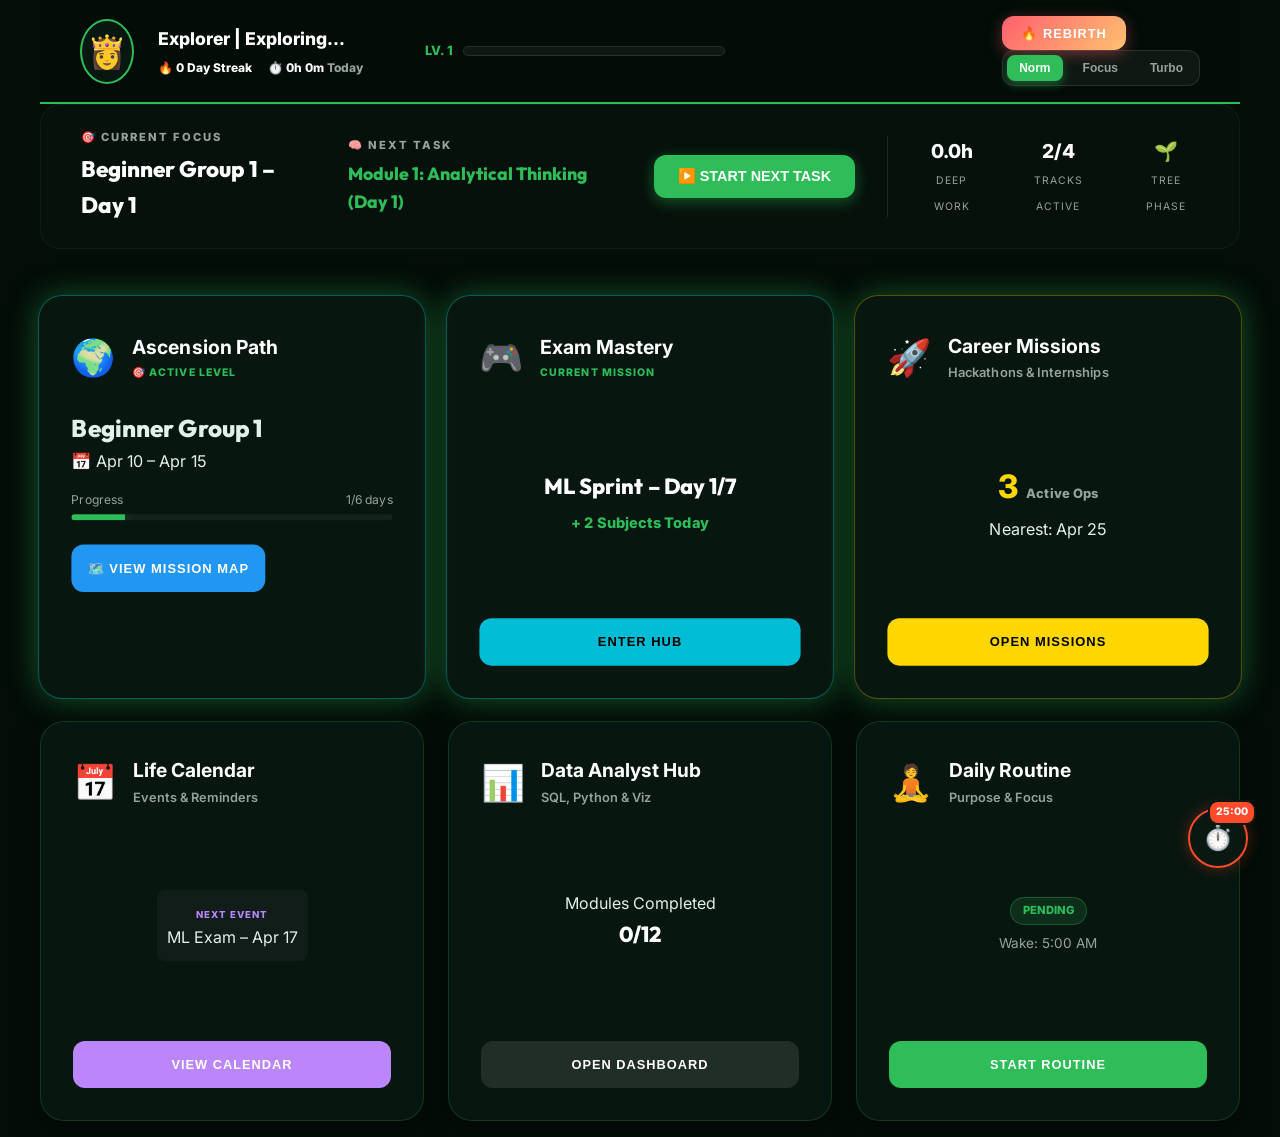
<file: index.html>
<!DOCTYPE html>
<html lang="en">
<head>
    <meta charset="UTF-8">
    <meta name="viewport" content="width=device-width, initial-scale=1.0">
    <title>SkillUp 2027 | Mission Control Hub</title>
    <link rel="stylesheet" href="style.css">
    <link rel="stylesheet" href="hub_polish.css">
    <link rel="stylesheet" href="theme_engine.css">
    <link href="https://fonts.googleapis.com/css2?family=Outfit:wght@400;700;800&family=Inter:wght@400;700&display=swap" rel="stylesheet">
</head>
<body class="theme-normal">
    <div id="toast" class="toast"></div>

    <div class="game-container">
        <!-- 1. HEADER / STATUS BAR (TOP) -->
        <header class="game-hud status-bar">
            <div class="player-stats">
                <div class="player-avatar" id="hubAvatar">👸</div>
                <div class="player-identity">
                    <div id="playerRank" class="rank-title">Phoenix Reborn 🔥</div>
                    <div class="player-stats-row">
                        <span class="hub-stat-item">🔥 <span id="hubStreak">3 Day Streak</span></span>
                        <span class="hub-stat-item">⏱️ <span id="hubFocusTime">2h 15m</span> Today</span>
                    </div>
                </div>
                <div class="xp-container">
                    <span class="xp-label">LV. <span id="playerLevel">1</span></span>
                    <div class="xp-bar-bg"><div id="xpFill" class="xp-bar-fill"></div></div>
                </div>
            </div>
            <div class="header-controls">
                <button class="phoenix-reset-btn" onclick="window.phoenixReset()">🔥 Rebirth</button>
                <div id="energySelector" class="energy-modes">
                    <button class="energy-btn active" data-mode="normal">Norm</button>
                    <button class="energy-btn" data-mode="focus">Focus</button>
                    <button class="energy-btn" data-mode="turbo">Turbo</button>
                </div>
            </div>
        </header>

        <!-- 2. TODAY'S PROGRESS STRIP (FOCUS AREA) -->
        <div class="progress-strip-overhaul">
            <div class="strip-main-info">
                <div class="mission-briefing">
                    <span class="brief-label">🎯 CURRENT FOCUS</span>
                    <h2 id="hubCurrentMission">Beginner Group 1 – Day 2</h2>
                </div>
                <div class="next-task-alert">
                    <span class="brief-label">🧠 NEXT TASK</span>
                    <h3 id="hubNextTask">ML – Regression Basics (1.5h)</h3>
                </div>
                <button class="start-task-btn" onclick="togglePomoPanel()">
                    ▶️ START NEXT TASK
                </button>
            </div>
            
            <div class="strip-stats-mini">
                <div class="mini-stat">
                    <span id="statusFocusHours">0.0h</span>
                    <label>Deep Work</label>
                </div>
                <div class="mini-stat">
                    <span>2/4</span>
                    <label>Tracks Active</label>
                </div>
                <div class="mini-stat">
                    <span id="treePhaseEmoji">🌱</span>
                    <label>Tree Phase</label>
                </div>
            </div>
        </div>

        <!-- 3. MAIN CONTENT GRID (2x3 NETFLIX HUB) -->
        <main class="hub-grid">
            
            <!-- CARD 1: WORLD MAP (ASCENSION PATH) - PRIORITY HIGH -->
            <div class="hub-card world-map-card border-glow-cyan priority-high">
                <div class="card-header">
                    <span class="card-icon">🌍</span>
                    <div class="card-titles">
                        <h4>Ascension Path</h4>
                        <div class="active-level-label">🎯 ACTIVE LEVEL</div>
                    </div>
                </div>
                
                <div class="card-mission-brief">
                    <h2 id="hubCurrentLevel">Beginner Group 1</h2>
                    <p class="card-date-range">📅 Apr 10 – Apr 15</p>
                    
                    <div class="card-progress-container">
                        <div class="progress-details">
                            <span>Progress</span>
                            <span id="hubLevelProgressText">2/6 days</span>
                        </div>
                        <div class="mini-progress-bar"><div id="hubLevelBar" class="bar-fill" style="width: 33%"></div></div>
                    </div>
                </div>

                <div class="card-footer-btns">
                    <button class="card-btn blue" onclick="window.location.href='map.html'">🗺️ VIEW MISSION MAP</button>
                </div>
            </div>

            <!-- CARD 2: EXAM MASTERY HUB - PRIORITY HIGH -->
            <div class="hub-card exam-card border-glow-cyan priority-high">
                <div class="card-header">
                    <span class="card-icon">🎮</span>
                    <div class="card-titles">
                        <h4>Exam Mastery</h4>
                        <div class="active-level-label">CURRENT MISSION</div>
                    </div>
                </div>
                <div class="card-body-preview">
                    <h3 id="hubExamMission">ML Sprint – Day 1/7</h3>
                    <p class="preview-text-green">+ 2 Subjects Today</p>
                </div>
                <button class="card-btn cyan" onclick="window.location.href='exam.html'">Enter Hub</button>
            </div>

            <!-- CARD 3: UPCOMING MISSIONS - PRIORITY HIGH -->
            <div class="hub-card missions-card border-glow-gold priority-high">
                <div class="card-header">
                    <span class="card-icon">🚀</span>
                    <div class="card-titles">
                        <h4>Career Missions</h4>
                        <p>Hackathons & Internships</p>
                    </div>
                </div>
                <div class="card-body-preview">
                    <div class="mission-stat-box">
                        <span id="hubMissionCount" class="stat-big">3</span>
                        <span class="stat-label">Active Ops</span>
                    </div>
                    <p id="hubNextDeadline" class="deadline-text">Nearest: Apr 25</p>
                </div>
                <button class="card-btn gold" onclick="window.location.href='hackathons.html'">Open Missions</button>
            </div>

            <!-- ROW 2: SUPPORT CARDS -->

            <!-- CARD 4: LIVE CALENDAR -->
            <div class="hub-card calendar-card border-glow-purple">
                <div class="card-header">
                    <span class="card-icon">📅</span>
                    <div class="card-titles">
                        <h4>Life Calendar</h4>
                        <p>Events & Reminders</p>
                    </div>
                </div>
                <div class="card-body-preview">
                    <div class="next-event-snippet">
                        <span class="snippet-label">NEXT EVENT</span>
                        <p id="hubNextEvent">ML Exam – Apr 17</p>
                    </div>
                </div>
                <button class="card-btn purple" onclick="window.location.href='calendar.html'">View Calendar</button>
            </div>

            <!-- CARD 5: DATA ANALYST DASHBOARD -->
            <div class="hub-card da-card border-glow">
                <div class="card-header">
                    <span class="card-icon">📊</span>
                    <div class="card-titles">
                        <h4>Data Analyst Hub</h4>
                        <p>SQL, Python & Viz</p>
                    </div>
                </div>
                <div class="card-body-preview">
                    <div class="data-progress-box">
                        <span class="progress-label">Modules Completed</span>
                        <h3 id="hubDAProgress">0/12</h3>
                    </div>
                </div>
                <button class="card-btn grey" onclick="window.location.href='data_analyst.html'">Open Dashboard</button>
            </div>

            <!-- CARD 6: DAILY ROUTINE -->
            <div class="hub-card routine-card border-glow-green">
                <div class="card-header">
                    <span class="card-icon">🧘</span>
                    <div class="card-titles">
                        <h4>Daily Routine</h4>
                        <p>Purpose & Focus</p>
                    </div>
                </div>
                <div class="card-body-preview">
                    <div class="routine-status-badge" id="hubRoutineStatus">PENDING</div>
                    <p class="wake-time">Wake: 5:00 AM</p>
                </div>
                <button class="card-btn green" onclick="window.location.href='routine.html'">Start Routine</button>
            </div>
        </main>
    </div>

    <!-- LOAD SHARED ENGINE -->
    <script src="shared.js"></script>
    <script src="map.js"></script>
</body>
</html>
</file>
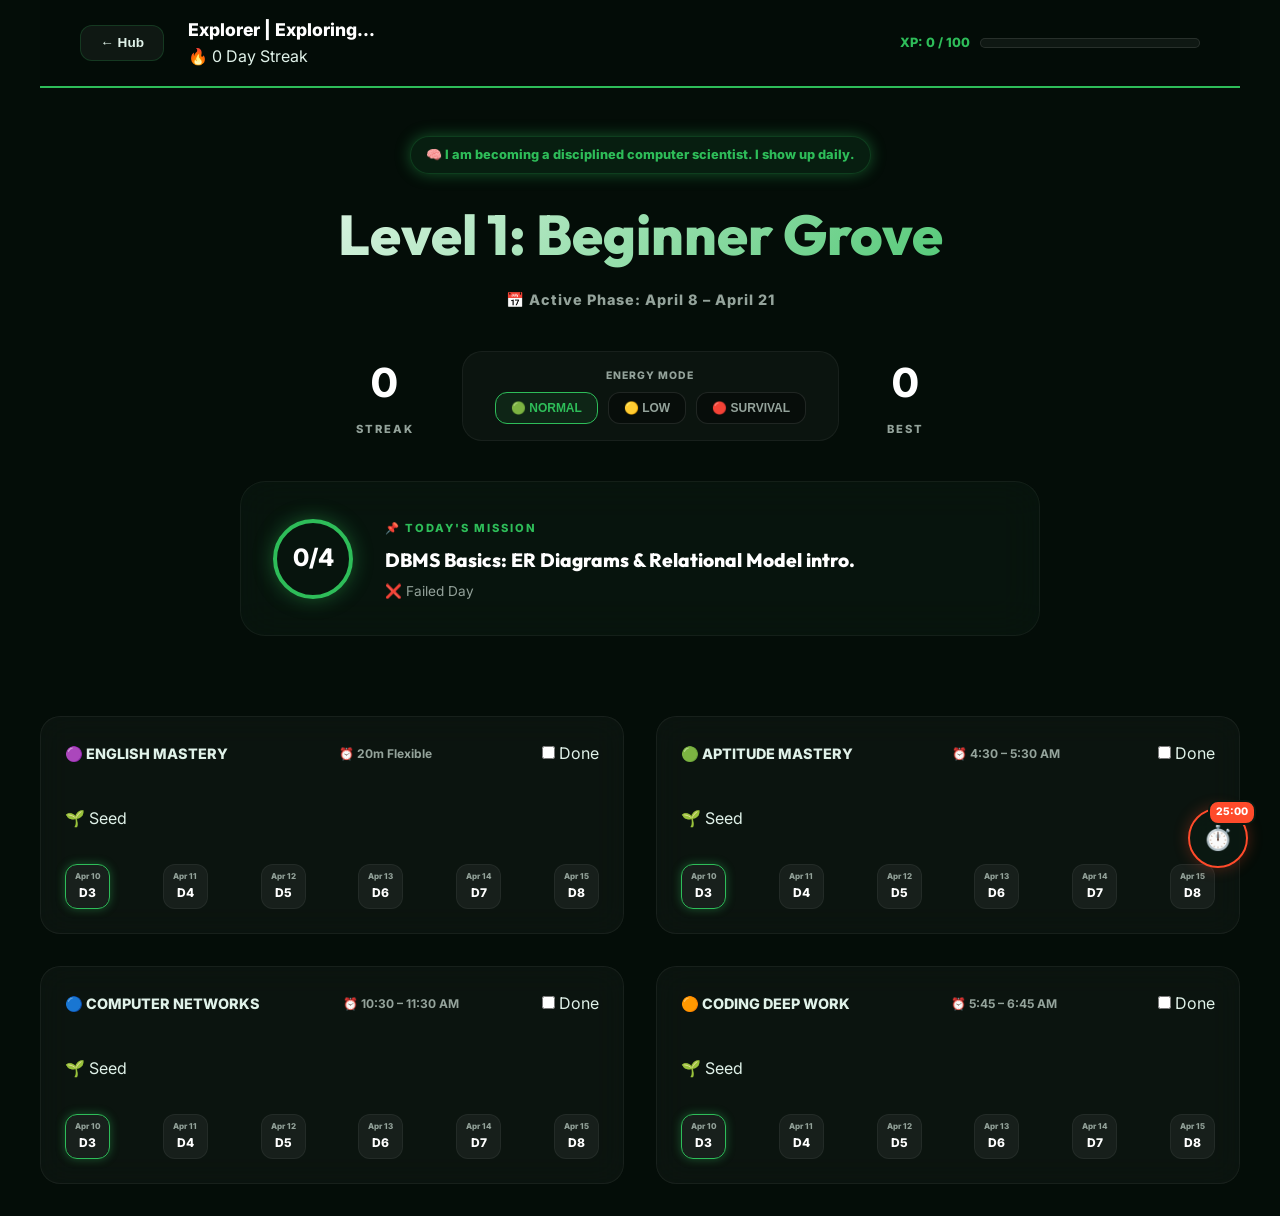
<file: beginner_grove.html>
<!DOCTYPE html>
<html lang="en">
<head>
    <meta charset="UTF-8">
    <meta name="viewport" content="width=device-width, initial-scale=1.0">
    <title>Beginner Grove | SkillUp 2027</title>
    <!-- BASE STYLES FIRST, THEN PAGE STYLES -->
    <link rel="stylesheet" href="style.css">
    <link rel="stylesheet" href="grove.css">
    <link href="https://fonts.googleapis.com/css2?family=Outfit:wght@400;700;800&family=Inter:wght@400;700&display=swap" rel="stylesheet">
</head>
<body class="theme-grove">
    <div id="toast" class="toast"></div>

    <!-- MISSION MODAL OVERLAY -->
    <div id="missionModal" class="modal">
        <div class="modal-content">
            <span class="close-btn" onclick="closeModal()">&times;</span>
            <div id="modalDetails"></div>
        </div>
    </div>

    <div class="game-container">
        <!-- 🛡️ TOP STATUS BAR (SYNCED) -->
        <header class="game-hud status-bar hub-header">
            <div class="player-stats">
                <button class="btn-back-main" onclick="window.location.href='index.html'">← Hub</button>
                <div class="player-identity">
                    <div id="playerRank" class="rank-title">Beginner Grove 🌱</div>
                    <div id="currentStreakHUD" class="hud-stat-item">🔥 0 Day Streak</div>
                </div>
            </div>
            <div class="header-controls">
                <div class="xp-container">
                    <span class="xp-label">XP: <span id="playerXP">0</span> / <span id="xpToNext">100</span></span>
                    <div class="xp-bar-bg"><div id="xpFill" class="xp-bar-fill"></div></div>
                </div>
            </div>
        </header>

        <main id="app">
            <section id="view-beginner" class="view active">
                <!-- 🌳 HERO SECTION -->
                <header class="grove-header-hero">
                    <div class="identity-badge">🧠 I am becoming a disciplined computer scientist. I show up daily.</div>
                    <h1>Level 1: Beginner Grove</h1>
                    <p class="phase-text">📅 Active Phase: April 8 – April 21</p>

                    <div class="hero-stats-bar">
                        <div class="hero-stat-card">
                            <span class="stat-value" id="currentStreak">0</span>
                            <label>STREAK</label>
                        </div>
                        <div class="energy-selector-premium">
                            <label>ENERGY MODE</label>
                            <div class="mode-pills">
                                <button class="mode-btn norm active" onclick="setEnergy('normal')" data-mode="normal">🟢 NORMAL</button>
                                <button class="mode-btn low" onclick="setEnergy('low')" data-mode="low">🟡 LOW</button>
                                <button class="mode-btn surv" onclick="setEnergy('survival')" data-mode="survival">🔴 SURVIVAL</button>
                            </div>
                        </div>
                        <div class="hero-stat-card">
                            <span class="stat-value" id="bestStreak">0</span>
                            <label>BEST</label>
                        </div>
                    </div>

                    <div class="daily-mission-hero">
                        <div class="mission-progress-circle">
                            <span id="dailyCount">0</span>/4
                        </div>
                        <div class="mission-text-content">
                            <label>📌 TODAY'S MISSION</label>
                            <h2 id="quickMission">Select a task below to begin.</h2>
                            <p id="dailyStatusMsg">Maintaining steady momentum.</p>
                        </div>
                    </div>
                </header>

                <!-- 🗺️ ROADMAP GRID -->
                <div class="roadmap-grid-2x2">
                    <!-- English Card -->
                    <div class="roadmap-card english-card" id="card-english">
                        <div class="card-header">
                            <div class="skill-title">🟣 ENGLISH MASTERY</div>
                            <div class="card-timing">⏰ 20m Flexible</div>
                            <label class="daily-check-label">
                                <input type="checkbox" onchange="toggleDailyTask('english')" id="check-english">
                                <span class="check-box"></span>
                                Done
                            </label>
                        </div>
                        <div id="tree-english" class="tree-visual">🌱 Seed</div>
                        <div id="roadmap-english" class="day-grid"></div>
                    </div>

                    <!-- Aptitude Card -->
                    <div class="roadmap-card aptitude-card" id="card-aptitude">
                        <div class="card-header">
                            <div class="skill-title">🟢 APTITUDE MASTERY</div>
                            <div class="card-timing">⏰ 4:30 – 5:30 AM</div>
                            <label class="daily-check-label">
                                <input type="checkbox" onchange="toggleDailyTask('aptitude')" id="check-aptitude">
                                <span class="check-box"></span>
                                Done
                            </label>
                        </div>
                        <div id="tree-aptitude" class="tree-visual">🌱 Seed</div>
                        <div id="roadmap-aptitude" class="day-grid"></div>
                    </div>

                    <!-- Gate/CN Card -->
                    <div class="roadmap-card gate-card" id="card-gate">
                        <div class="card-header">
                            <div class="skill-title">🔵 COMPUTER NETWORKS</div>
                            <div class="card-timing">⏰ 10:30 – 11:30 AM</div>
                            <label class="daily-check-label">
                                <input type="checkbox" onchange="toggleDailyTask('gate')" id="check-gate">
                                <span class="check-box"></span>
                                Done
                            </label>
                        </div>
                        <div id="tree-gate" class="tree-visual">🌱 Seed</div>
                        <div id="roadmap-gate" class="day-grid"></div>
                    </div>

                    <!-- Coding Card -->
                    <div class="roadmap-card coding-card" id="card-coding">
                        <div class="card-header">
                            <div class="skill-title">🟠 CODING DEEP WORK</div>
                            <div class="card-timing">⏰ 5:45 – 6:45 AM</div>
                            <label class="daily-check-label">
                                <input type="checkbox" onchange="toggleDailyTask('coding')" id="check-coding">
                                <span class="check-box"></span>
                                Done
                            </label>
                        </div>
                        <div id="tree-coding" class="tree-visual">🌱 Seed</div>
                        <div id="roadmap-coding" class="day-grid"></div>
                    </div>
                </div>
            </section>
        </main>
    </div>

    <!-- LOAD SHARED ENGINE FIRST, THEN PAGE LOGIC -->
    <script src="shared.js"></script>
    <script src="grove.js"></script>
</body>
</html>
</file>
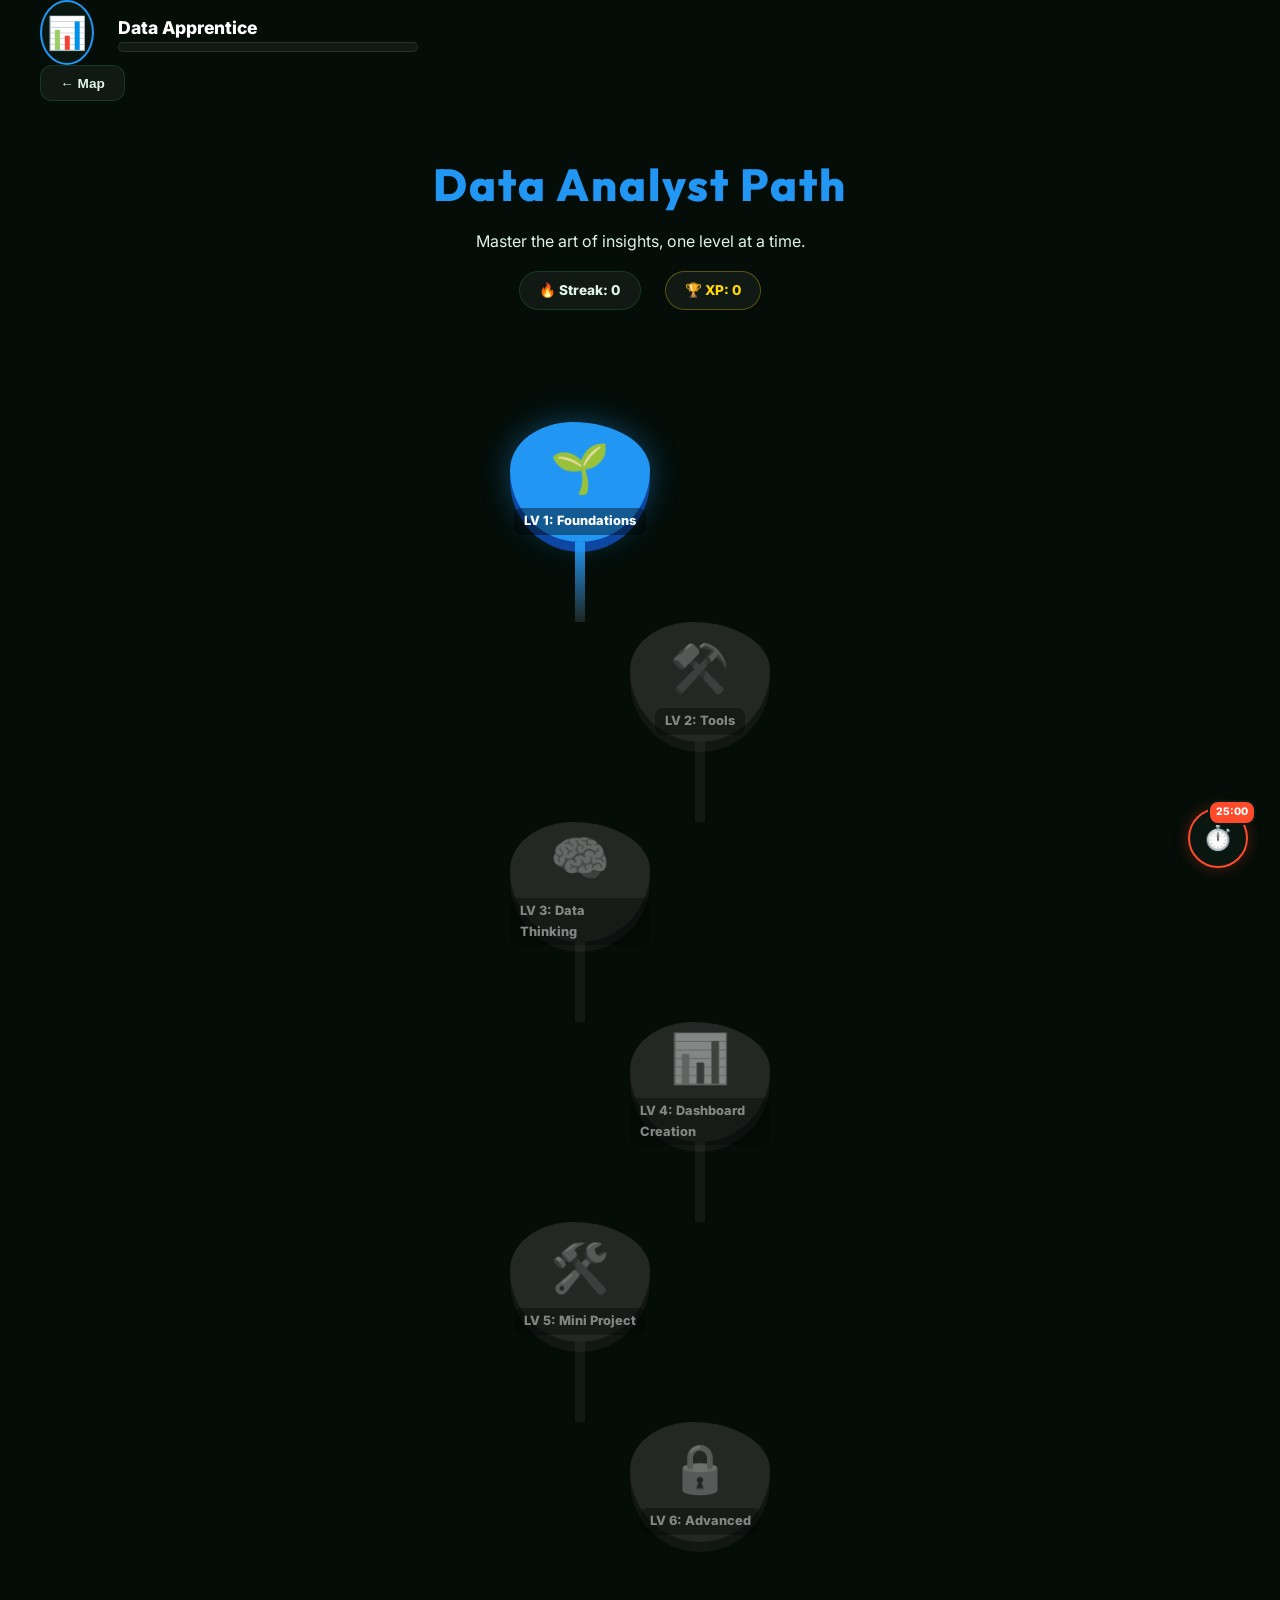
<file: data_analyst.html>
<!DOCTYPE html>
<html lang="en">
<head>
    <meta charset="UTF-8">
    <meta name="viewport" content="width=device-width, initial-scale=1.0">
    <title>Data Analyst Dashboard | SkillUp 2027</title>
    <link rel="stylesheet" href="style.css">
    <link rel="stylesheet" href="da_style.css">
    <link href="https://fonts.googleapis.com/css2?family=Outfit:wght@400;700;800&family=Inter:wght@400;700&display=swap" rel="stylesheet">
</head>
<body class="theme-da">
    <div id="toast" class="toast"></div>

    <div class="game-container">
        <header class="game-hud hud-minimized">
            <div class="player-stats">
                <div class="player-avatar mini">📊</div>
                <div class="player-info mini">
                    <div id="daRank" class="rank-title mini">Data Apprentice</div>
                    <div class="xp-container mini">
                        <div class="xp-bar-bg"><div id="daXpFill" class="xp-bar-fill"></div></div>
                    </div>
                </div>
            </div>
            <div class="header-controls">
                <button class="btn-back-main" onclick="window.location.href='index.html'">← Map</button>
            </div>
        </header>

        <main id="app">
            <section class="da-hero">
                <h1>Data Analyst Path</h1>
                <p>Master the art of insights, one level at a time.</p>
                
                <div class="da-stats-row">
                    <div class="da-stat-pill">🔥 Streak: <span id="daStreak">0</span></div>
                    <div class="da-stat-pill gold">🏆 XP: <span id="daTotalXp">0</span></div>
                </div>
            </section>

            <!-- DUOLINGO STYLE PATH -->
            <div id="daPath" class="da-path-container">
                <!-- Nodes generated by JS -->
            </div>
        </main>
    </div>

    <!-- MISSION MODAL -->
    <div id="daModal" class="modal">
        <div class="modal-content">
            <span class="close-btn" onclick="closeDaModal()">&times;</span>
            <div id="daModalDetails"></div>
        </div>
    </div>

    <script src="shared.js"></script>
    <script src="da_logic.js"></script>
</body>
</html>
</file>
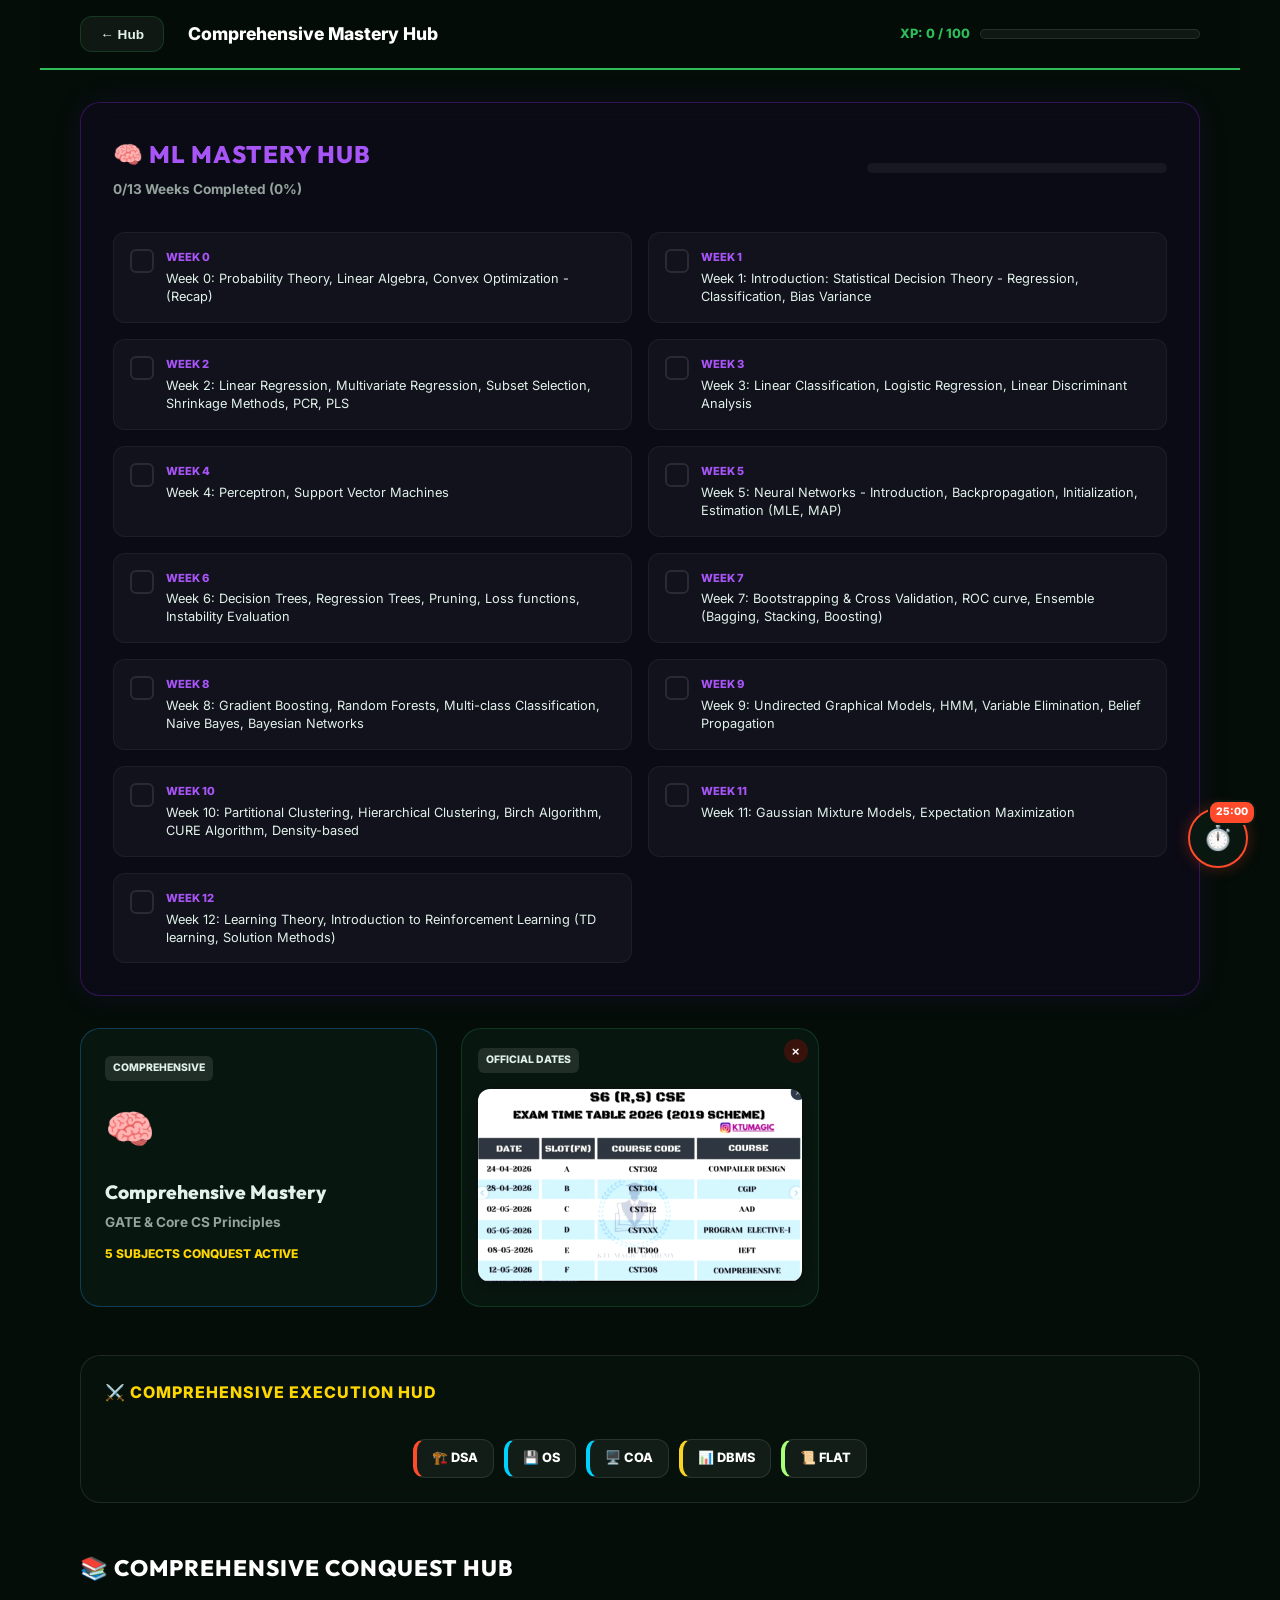
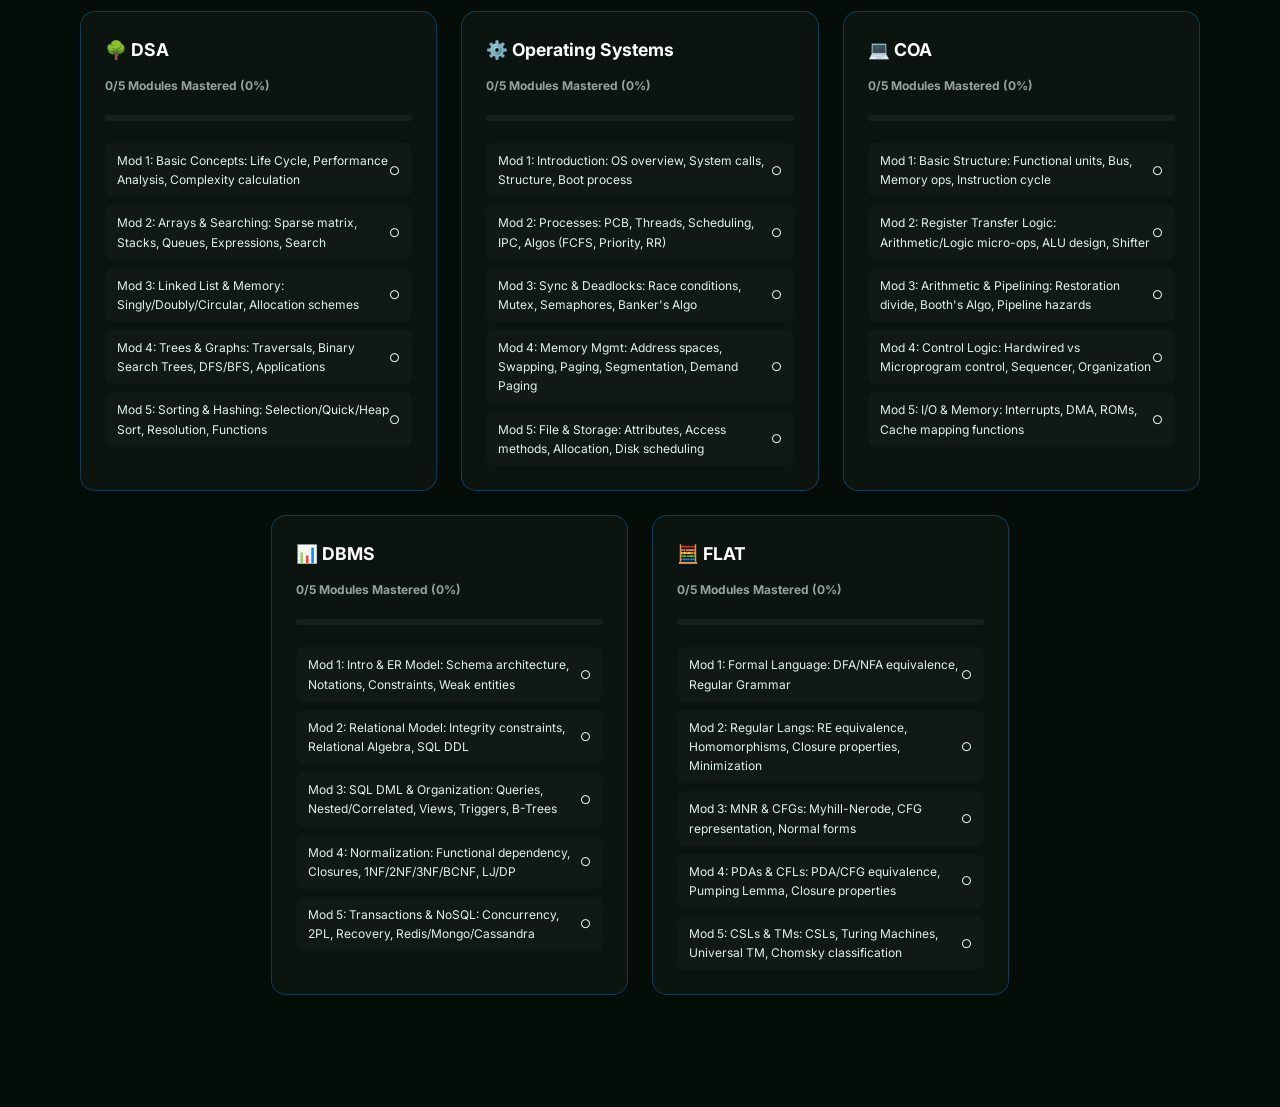
<file: exam.html>
<!DOCTYPE html>
<html lang="en">
<head>
    <meta charset="UTF-8">
    <meta name="viewport" content="width=device-width, initial-scale=1.0">
    <title>Exam Mastery Hub | The Battle Plan ⚔️</title>
    <link rel="stylesheet" href="style.css">
    <link rel="stylesheet" href="exam_roadmap.css">
    <link href="https://fonts.googleapis.com/css2?family=Outfit:wght@400;700;800&family=Inter:wght@400;700&display=swap" rel="stylesheet">
</head>
<body class="theme-normal">
    <div id="toast" class="toast"></div>

    <div class="game-container">
        <!-- 🛡️ TOP STATUS BAR (SYNCED) -->
        <header class="game-hud status-bar hub-header">
            <div class="player-stats">
                <button class="btn-back-main" onclick="window.location.href='index.html'">← Hub</button>
                <div class="player-identity">
                    <div id="playerRank" class="rank-title">Comprehensive Mastery Hub</div>
                </div>
            </div>
            <div class="header-controls">
                <div class="xp-container">
                    <span class="xp-label">XP: <span id="playerXP">0</span> / <span id="xpToNext">100</span></span>
                    <div class="xp-bar-bg"><div id="xpFill" class="xp-bar-fill"></div></div>
                </div>
            </div>
        </header>

        <main class="battle-container">
            
            <!-- 🧠 SECTION 1: ML MASTERY HUB (NEW) -->
            <section class="ml-mastery-section">
                <div class="ml-hub-header">
                    <div class="ml-hub-titles">
                        <h3>🧠 ML MASTERY HUB</h3>
                        <p id="mlProgressText">0/13 Weeks Completed (0%)</p>
                    </div>
                    <div class="ml-progress-bar-container">
                        <div id="mlProgressFill" class="ml-progress-fill"></div>
                    </div>
                </div>
                <div class="ml-syllabus-grid" id="mlSyllabusGrid">
                    <!-- 13 Weeks injected by JS -->
                </div>
            </section>

            <!-- 📅 SECTION 2: EXAM OVERVIEW PANEL -->
            <section class="overview-panel">
                <div class="overview-card border-glow-blue">
                    <div class="card-tag">COMPREHENSIVE</div>
                    <div class="card-icon-big">🧠</div>
                    <div class="card-info">
                        <h3>Comprehensive Mastery</h3>
                        <p class="exam-date">GATE & Core CS Principles</p>
                        <span class="exam-status">5 SUBJECTS CONQUEST ACTIVE</span>
                    </div>
                </div>
                <!-- DELETABLE TIMETABLE CARD -->
                <div class="overview-card timetable-card" id="timetableCard">
                    <button class="delete-card-btn" onclick="deleteTimetable()">&times;</button>
                    <div class="card-tag">OFFICIAL DATES</div>
                    <img src="timetable.png" alt="University Timetable" class="timetable-img">
                </div>
            </section>

            <!-- ⚔️ SECTION 2: DAILY SYSTEM RULE (BATTLE ROUTINE) -->
            <section class="daily-system-panel-overhaul">
                <div class="system-header">
                    <h4>⚔️ COMPREHENSIVE EXECUTION HUD</h4>
                    <div class="youtube-reminder" id="ytReminder" style="display: none;">
                        <span class="yt-badge">📹 YT VIDEO DAY</span>
                    </div>
                </div>
                <div class="routine-badges">
                    <span class="routine-badge mode-ml">🏗️ DSA</span>
                    <span class="routine-badge mode-sub">💾 OS</span>
                    <span class="routine-badge mode-sub">🖥️ COA</span>
                    <span class="routine-badge mode-apt">📊 DBMS</span>
                    <span class="routine-badge mode-code">📜 FLAT</span>
                </div>
            </section>

            <!-- 📚 SECTION 3: COMPREHENSIVE MASTERY HUB -->
            <section class="syllabus-hub">
                <h3 class="section-title">📚 COMPREHENSIVE CONQUEST HUB</h3>
                <div class="syllabus-grid" id="syllabusGrid">
                    <!-- Subject cards with 5-module trackers injected here -->
                </div>
            </section>

        </main>
    </div>

    <!-- LEVEL DETAILS MODAL -->
    <div id="levelModal" class="modal">
        <div class="modal-content border-glow-cyan">
            <span class="close-btn" onclick="closeLevelModal()">&times;</span>
            <div id="levelContent">
                <!-- Level details checklist and marking complete button -->
            </div>
        </div>
    </div>

    <script src="shared.js"></script>
    <script src="exam.js"></script>
</body>
</html>
</file>
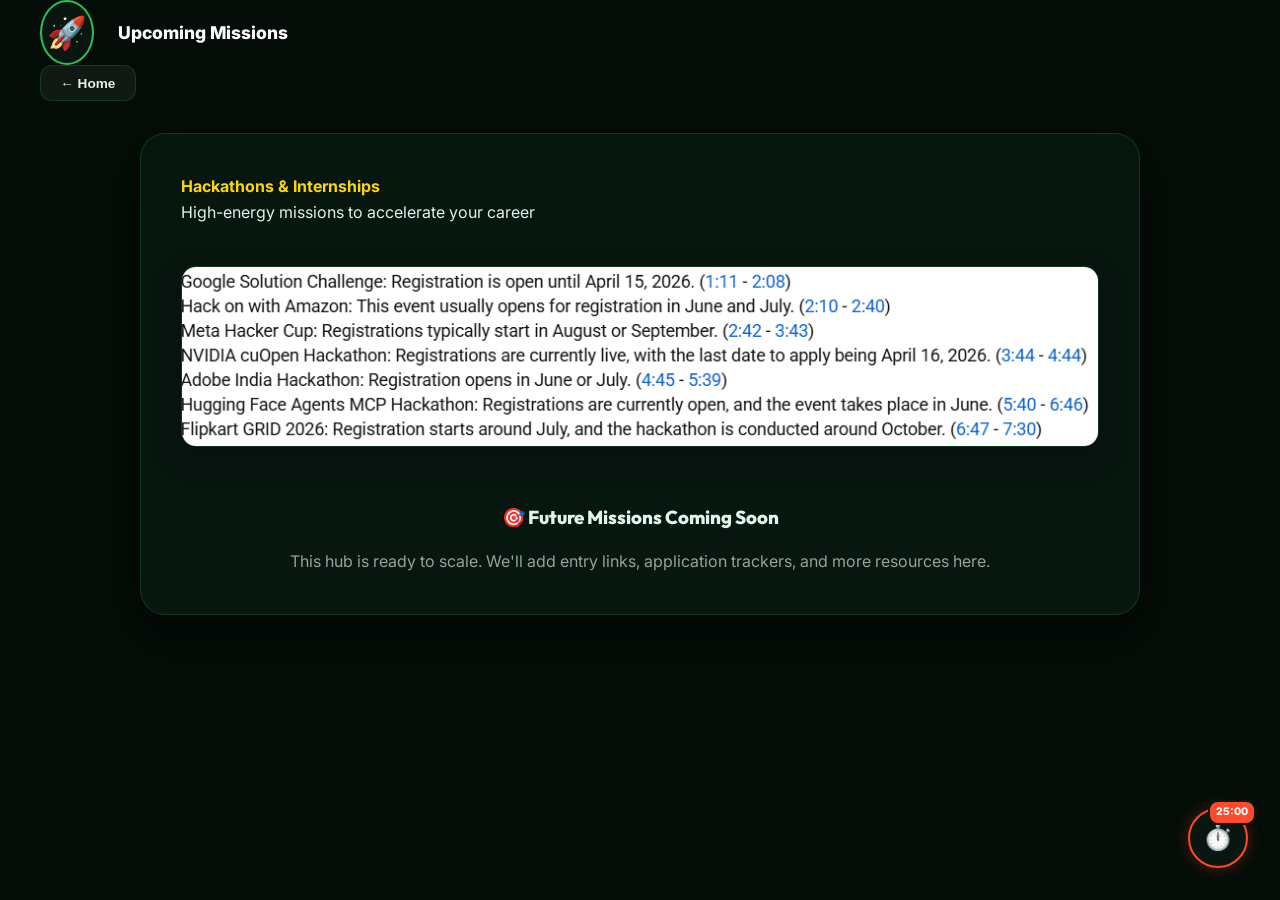
<file: hackathons.html>
<!DOCTYPE html>
<html lang="en">

<head>
    <meta charset="UTF-8">
    <meta name="viewport" content="width=device-width, initial-scale=1.0">
    <title>Upcoming Missions | SkillUp 2027</title>
    <link rel="stylesheet" href="style.css">
    <link href="https://fonts.googleapis.com/css2?family=Outfit:wght@400;700;800&family=Inter:wght@400;700&display=swap"
        rel="stylesheet">
</head>

<body class="theme-normal">
    <div id="toast" class="toast"></div>

    <div class="game-container">
        <header class="game-hud hud-minimized">
            <div class="player-stats">
                <div class="player-avatar mini">🚀</div>
                <div class="player-info mini">
                    <div class="rank-title mini">Upcoming Missions</div>
                </div>
            </div>
            <div class="header-controls">
                <button class="btn-back-main" onclick="window.location.href='index.html'">← Home</button>
            </div>
        </header>

        <main class="hub-view-container">
            <div class="calendar-header" style="margin-bottom: 2.5rem;">
                <div class="calendar-titles">
                    <h4 style="color: var(--accent-gold);">Hackathons & Internships</h4>
                    <p>High-energy missions to accelerate your career</p>
                </div>
            </div>

            <div class="hub-content">
                <img src="hackathons.png" alt="Mission List" class="hub-img-full">
            </div>

            <div class="reward-preview" style="margin-top: 3rem; text-align: center;">
                <h3 style="color: var(--text-main); margin-bottom: 1rem;">🎯 Future Missions Coming Soon</h3>
                <p style="color: var(--text-muted);">This hub is ready to scale. We'll add entry links, application
                    trackers, and more resources here.</p>
            </div>
        </main>
    </div>

    <script src="shared.js"></script>
</body>

</html>
</file>
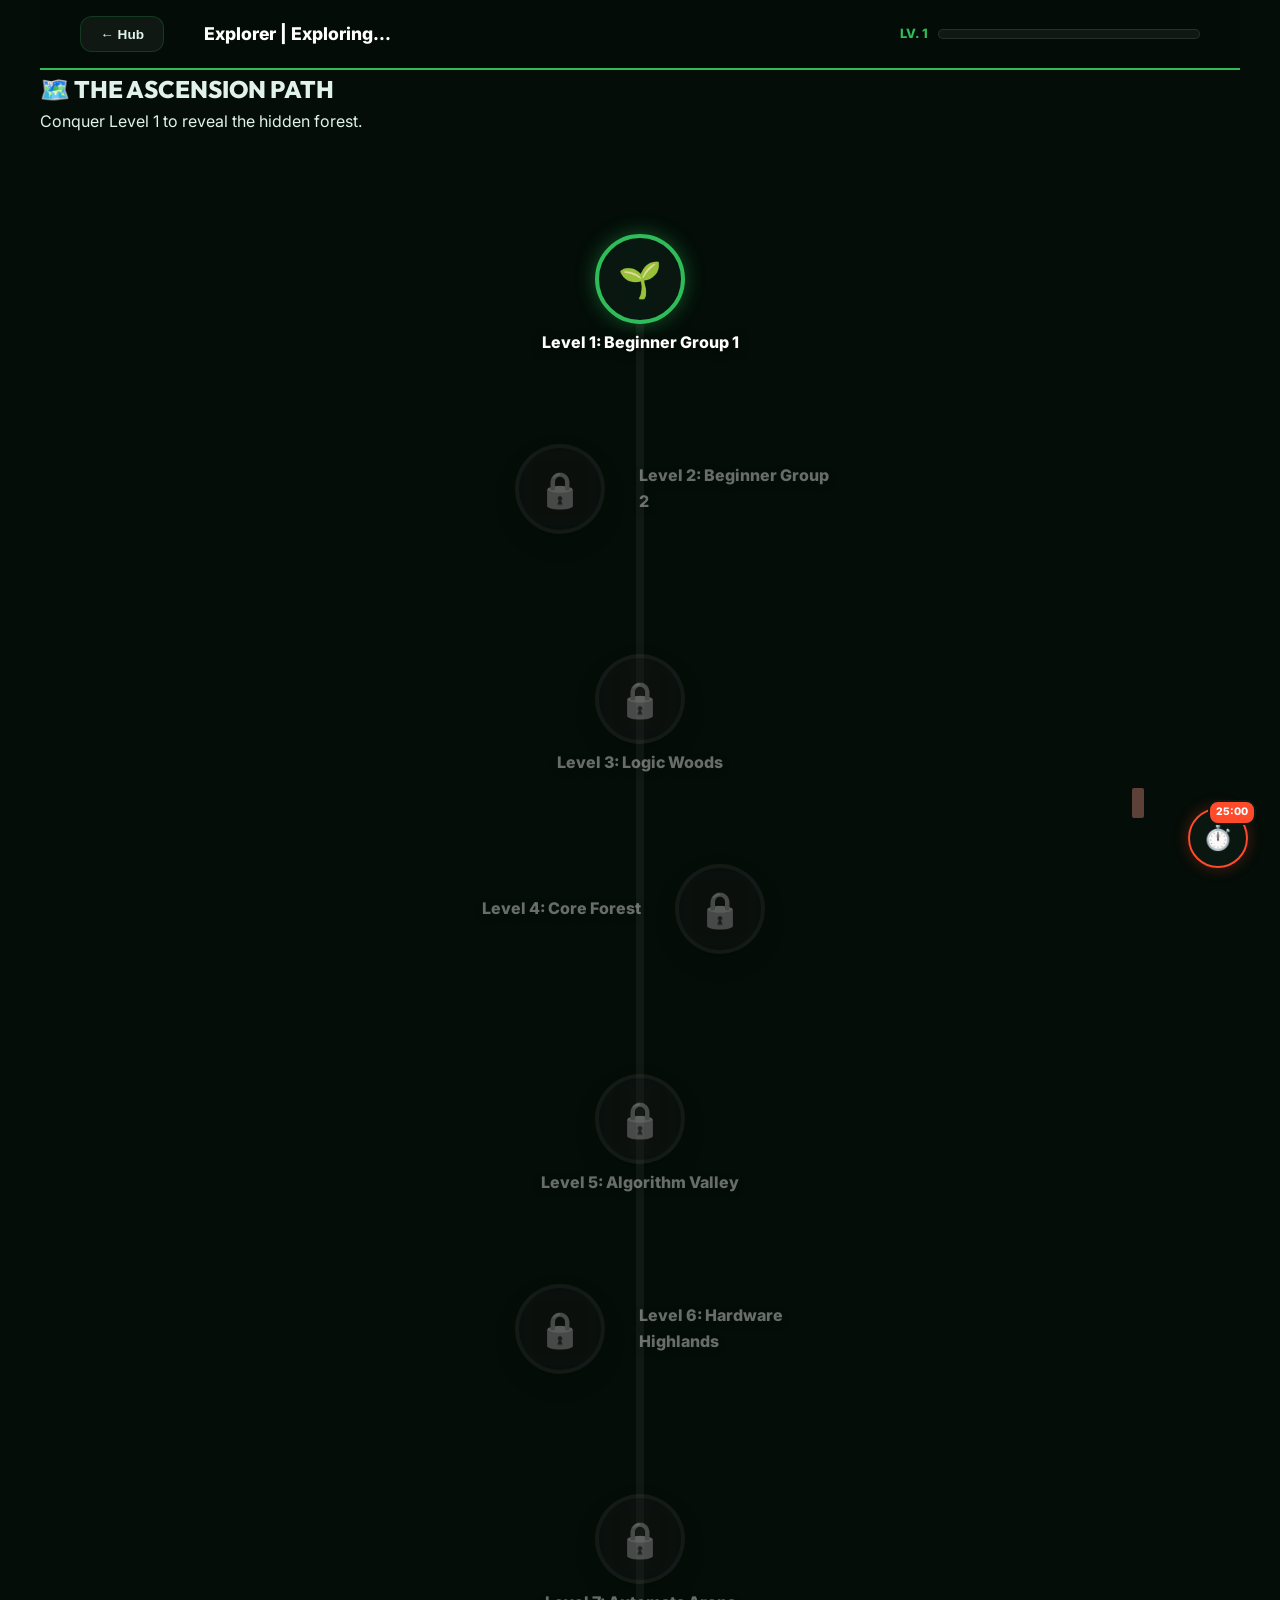
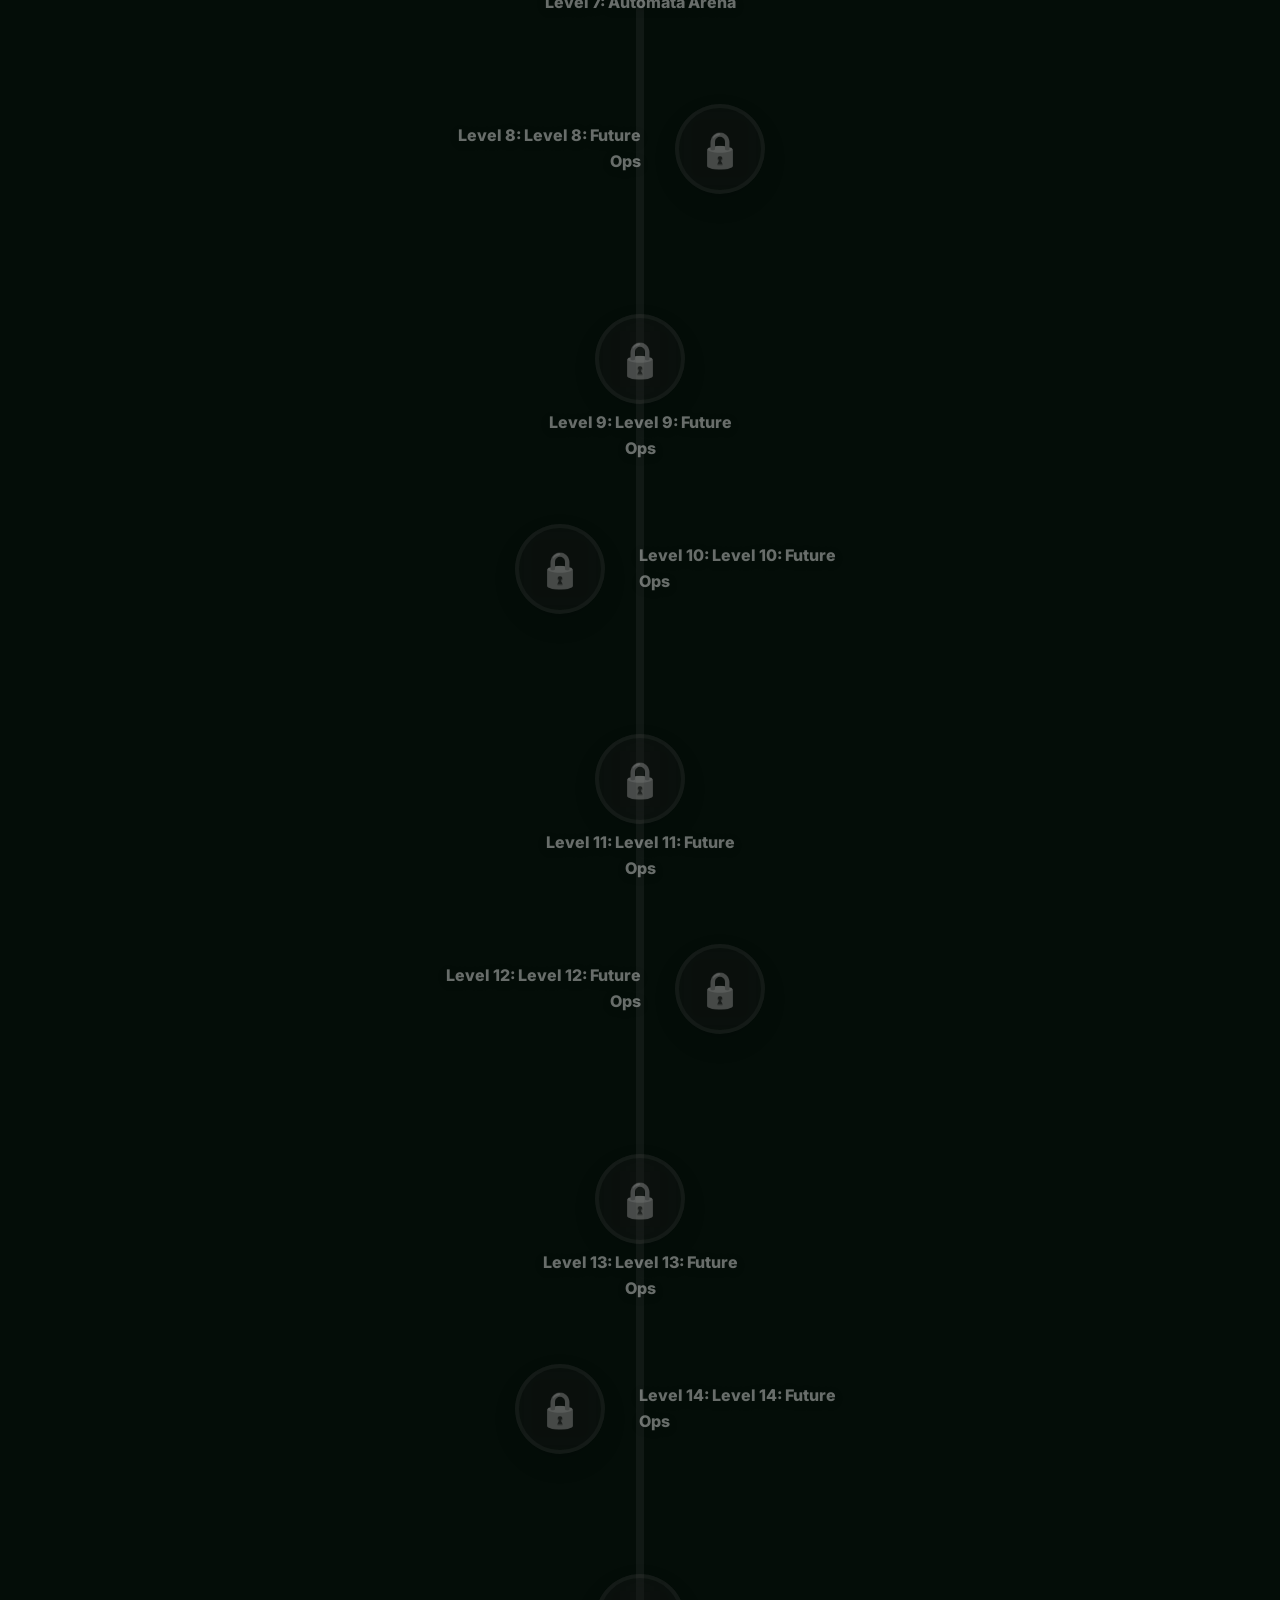
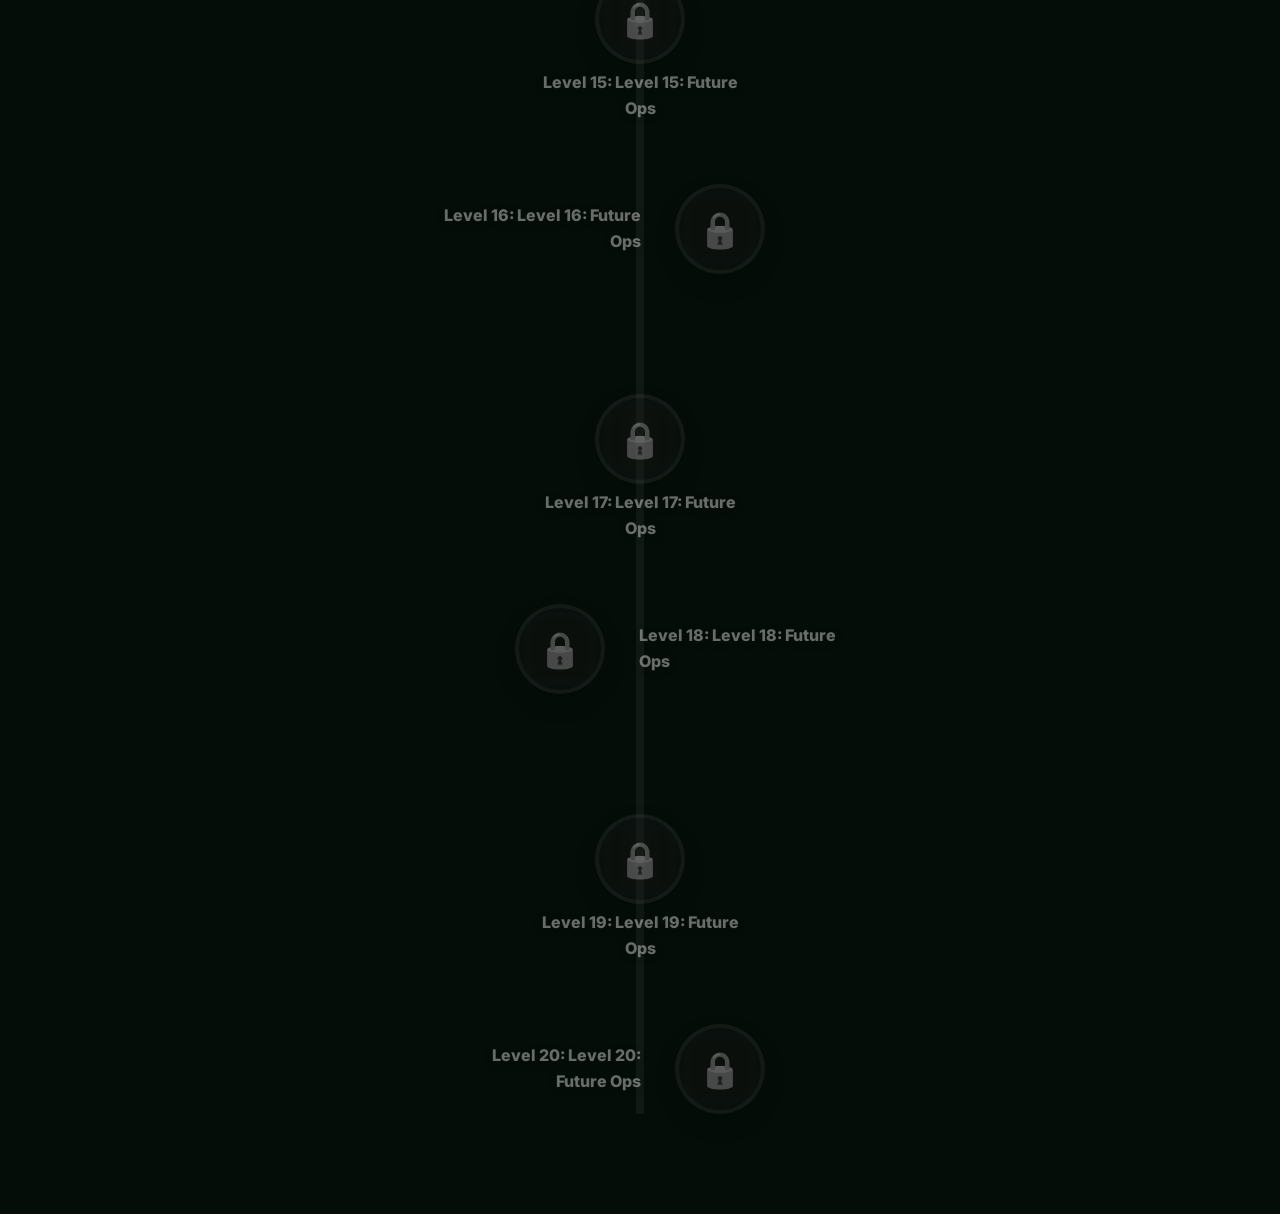
<file: map.html>
<!DOCTYPE html>
<html lang="en">
<head>
    <meta charset="UTF-8">
    <meta name="viewport" content="width=device-width, initial-scale=1.0">
    <title>SkillUp 2027 | The Ascension Path</title>
    <link rel="stylesheet" href="style.css">
    <link rel="stylesheet" href="map_roadmap.css">
    <link rel="stylesheet" href="theme_engine.css">
    <link href="https://fonts.googleapis.com/css2?family=Outfit:wght@400;700;800&family=Inter:wght@400;700&display=swap" rel="stylesheet">
</head>
<body class="theme-normal">
    <div id="toast" class="toast"></div>

    <div class="game-container">
        <header class="game-hud status-bar">
            <div class="player-stats">
                <button class="btn-back-main" onclick="window.location.href='index.html'">← Hub</button>
                <div id="playerRank" class="rank-title" style="margin-left: 1rem;">Ascension Path</div>
            </div>
            <div class="header-controls">
                <div class="xp-container">
                    <span class="xp-label">LV. <span id="playerLevel">1</span></span>
                    <div class="xp-bar-bg"><div id="xpFill" class="xp-bar-fill"></div></div>
                </div>
            </div>
        </header>

        <main id="app">
            <section id="view-home" class="view active">
                <div class="map-header">
                    <h2>🗺️ THE ASCENSION PATH</h2>
                    <p>Conquer Level 1 to reveal the hidden forest.</p>
                </div>
                
                <div id="fullRoadmap" class="level-path-container"></div>

                <!-- THE TREE OF RESILIENCE -->
                <div class="tree-of-resilience" id="streakTree">
                    <div class="tree-trunk"></div>
                    <div id="treeLeaves" class="tree-leaves"></div>
                </div>
            </section>
        </main>
    </div>

    <!-- MISSION MODAL (From shared engine) -->
    <div id="missionModal" class="modal">
        <div class="modal-content">
            <span class="close-btn" onclick="sharedElements.modal.classList.remove('active')">&times;</span>
            <div id="modalDetails"></div>
        </div>
    </div>

    <script src="shared.js"></script>
    <script src="map.js"></script>
</body>
</html>
</file>
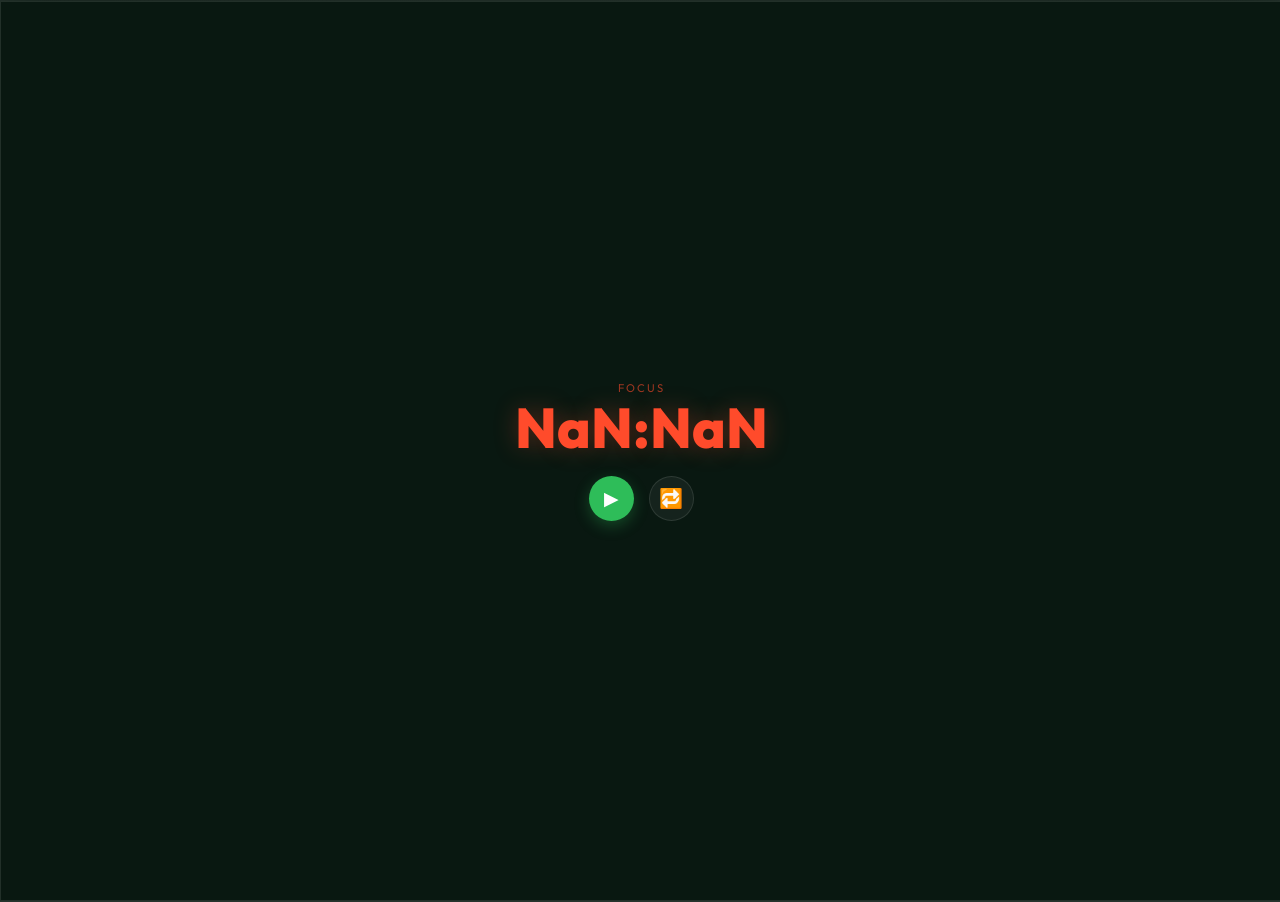
<file: pomo_popout.html>
<!DOCTYPE html>
<html lang="en">
<head>
    <meta charset="UTF-8">
    <meta name="viewport" content="width=device-width, initial-scale=1.0">
    <title>Pomo Focus</title>
    <link href="https://fonts.googleapis.com/css2?family=Outfit:wght@800&display=swap" rel="stylesheet">
    <style>
        :root {
            --primary: #2ebd59;
            --focus: #ff4b2b;
            --bg: rgba(10, 25, 18, 0.98);
        }
        
        body, html {
            margin: 0;
            padding: 0;
            width: 100%;
            height: 100%;
            overflow: hidden;
            background: var(--bg);
            color: white;
            font-family: 'Outfit', sans-serif;
            display: flex;
            flex-direction: column;
            justify-content: center;
            align-items: center;
            border: 1px solid rgba(255,255,255,0.1);
            user-select: none;
        }

        .glass-overlay {
            position: absolute;
            inset: 0;
            background: radial-gradient(circle at center, rgba(255,255,255,0.05), transparent);
            backdrop-filter: blur(20px);
            z-index: -1;
        }

        #timerLabel {
            font-size: 0.7rem;
            letter-spacing: 2px;
            opacity: 0.6;
            margin-bottom: 5px;
            text-transform: uppercase;
        }

        #timer {
            font-size: 3.5rem;
            font-weight: 800;
            line-height: 1;
            margin-bottom: 20px;
            text-shadow: 0 0 20px rgba(255,255,255,0.1);
        }

        .controls {
            display: flex;
            gap: 15px;
        }

        .btn {
            background: rgba(255,255,255,0.05);
            border: 1px solid rgba(255,255,255,0.1);
            color: white;
            width: 45px;
            height: 45px;
            border-radius: 50%;
            display: flex;
            justify-content: center;
            align-items: center;
            cursor: pointer;
            transition: 0.3s;
            font-size: 1.2rem;
        }

        .btn:hover {
            transform: scale(1.1);
            background: rgba(255,255,255,0.1);
            border-color: var(--primary);
        }

        .btn.main {
            background: var(--primary);
            border: none;
            box-shadow: 0 5px 15px rgba(46, 189, 89, 0.3);
        }

        .mode-focus #timer { color: var(--focus); text-shadow: 0 0 25px rgba(255, 75, 43, 0.3); }
        .mode-break #timer { color: var(--primary); text-shadow: 0 0 25px rgba(46, 189, 89, 0.3); }
        
        .mode-focus #timerLabel { color: var(--focus); }
        .mode-break #timerLabel { color: var(--primary); }
    </style>
</head>
<body id="pomoBody" class="mode-focus">
    <div class="glass-overlay"></div>
    <div id="timerLabel">FOCUS</div>
    <div id="timer">25:00</div>
    <div class="controls">
        <button id="toggleBtn" class="btn main">▶</button>
        <button id="resetBtn" class="btn">🔁</button>
    </div>

    <script src="pomo_popout.js"></script>
</body>
</html>
</file>
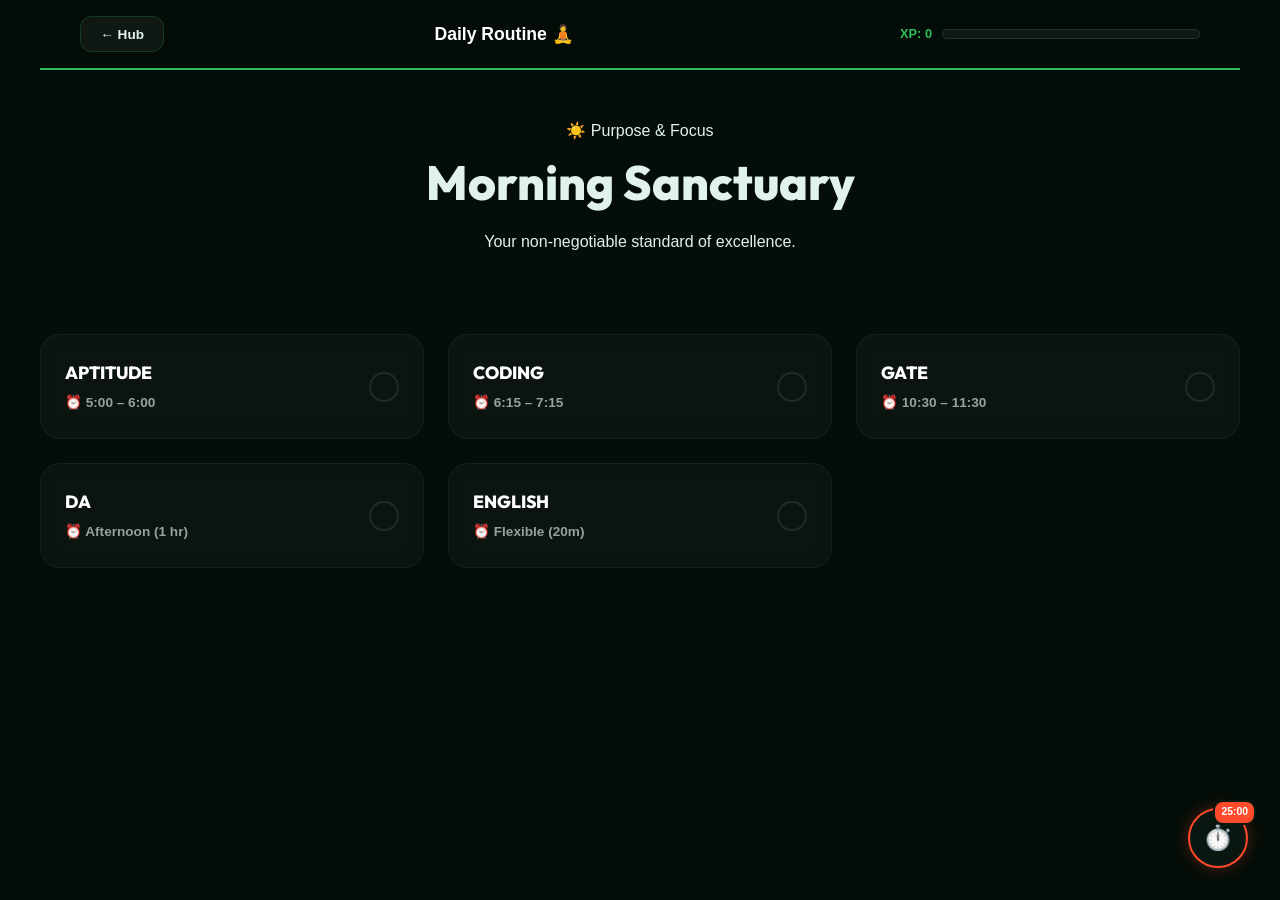
<file: routine.html>
<!DOCTYPE html>
<html lang="en">
<head>
    <meta charset="UTF-8">
    <meta name="viewport" content="width=device-width, initial-scale=1.0">
    <title>Daily Routine | SkillUp 2027</title>
    <link rel="stylesheet" href="style.css">
    <link rel="stylesheet" href="hub_polish.css">
    <link href="https://fonts.googleapis.com/css2?family=Outfit:wght@400;700;800&display=swap" rel="stylesheet">
    <style>
        .routine-grid {
            display: grid;
            grid-template-columns: repeat(auto-fit, minmax(300px, 1fr));
            gap: 1.5rem;
            padding: 2rem 0;
        }
        .routine-card {
            background: rgba(255, 255, 255, 0.03);
            backdrop-filter: blur(10px);
            border: 1px solid rgba(255, 255, 255, 0.05);
            border-radius: 20px;
            padding: 1.5rem;
            display: flex;
            justify-content: space-between;
            align-items: center;
            transition: 0.3s;
        }
        .routine-card.completed {
            border-color: var(--primary);
            background: rgba(46, 189, 89, 0.05);
        }
        .routine-info h3 { margin: 0; font-size: 1.1rem; color: white; }
        .routine-info p { margin: 5px 0 0; font-size: 0.85rem; color: var(--text-muted); font-weight: 700; }
        .check-circle {
            width: 30px;
            height: 30px;
            border: 2px solid rgba(255, 255, 255, 0.1);
            border-radius: 50%;
            cursor: pointer;
            display: flex;
            justify-content: center;
            align-items: center;
            transition: 0.3s;
        }
        .completed .check-circle {
            background: var(--primary);
            border-color: var(--primary);
            color: black;
            font-weight: 800;
        }
        .hero-routine {
            text-align: center;
            padding: 3rem 0;
        }
        .hero-routine h1 { font-size: 3rem; margin-bottom: 0.5rem; }
    </style>
</head>
<body class="theme-normal">
    <div id="toast" class="toast"></div>

    <div class="game-container">
        <header class="game-hud status-bar hub-header">
            <button class="btn-back-main" onclick="window.location.href='index.html'">← Hub</button>
            <div class="player-identity">
                <div class="rank-title">Daily Routine 🧘</div>
            </div>
            <div class="xp-container">
                <span class="xp-label">XP: <span id="playerXP">0</span></span>
                <div class="xp-bar-bg"><div id="xpFill" class="xp-bar-fill"></div></div>
            </div>
        </header>

        <main>
            <section class="hero-routine">
                <div class="identity-badge">☀️ Purpose & Focus</div>
                <h1>Morning Sanctuary</h1>
                <p class="phase-text">Your non-negotiable standard of excellence.</p>
            </section>

            <div id="routineContainer" class="routine-grid">
                <!-- Injected via JS -->
            </div>
        </main>
    </div>

    <script src="shared.js"></script>
    <script>
        document.addEventListener('DOMContentLoaded', () => {
            const container = document.getElementById('routineContainer');
            
            const renderRoutine = () => {
                container.innerHTML = '';
                Object.keys(state.dailySchedule).forEach(key => {
                    const item = state.dailySchedule[key];
                    const card = document.createElement('div');
                    card.className = `routine-card ${item.completed ? 'completed' : ''}`;
                    card.innerHTML = `
                        <div class="routine-info">
                            <h3>${key.toUpperCase()}</h3>
                            <p>⏰ ${item.time}</p>
                        </div>
                        <div class="check-circle" onclick="toggleRoutine('${key}')">
                            ${item.completed ? '✓' : ''}
                        </div>
                    `;
                    container.appendChild(card);
                });
            };

            window.toggleRoutine = (key) => {
                state.dailySchedule[key].completed = !state.dailySchedule[key].completed;
                if (state.dailySchedule[key].completed) addXP(10);
                save();
                renderRoutine();
            };

            window.updateUI = () => {
                if (sharedElements.xpBar) {
                    const nextXp = state.player.lv * 100;
                    sharedElements.xpBar.style.width = `${(state.player.xp / nextXp) * 100}%`;
                }
                const xpEl = document.getElementById('playerXP');
                if (xpEl) xpEl.textContent = state.player.xp;
            };

            renderRoutine();
            updateUI();
        });
    </script>
</body>
</html>
</file>
<file: style.css>
/* style.css: Forest Ascension Base Styles & Variables 🌿 */

:root {
    --bg-dark: #040d08;
    --card-bg: rgba(10, 25, 18, 0.85);
    --primary: #2ebd59;
    --primary-glow: rgba(46, 189, 89, 0.4);
    --accent-gold: #ffd700;
    --accent-red: #ff4b2b;
    --text-main: #e0f2e9;
    --text-muted: #94a39b;
    --card-border: rgba(46, 189, 89, 0.2);
    --purple: #bb86fc;
    --blue: #2196f3;
    --orange: #ff9800;
    --transition: all 0.4s cubic-bezier(0.175, 0.885, 0.32, 1.275);
}

* { margin: 0; padding: 0; box-sizing: border-box; }

body {
    background-color: var(--bg-dark);
    color: var(--text-main);
    font-family: 'Inter', sans-serif;
    line-height: 1.6;
    overflow-x: hidden;
}

h1, h2, h3 { font-family: 'Outfit', sans-serif; font-weight: 800; }

.game-container { max-width: 1200px; margin: 0 auto; min-height: 100vh; }

/* --- HUD & Navigation --- */
/* --- Status Bar (Top Header) --- */
.status-bar {
    padding: 1rem 2.5rem;
    background: rgba(4, 13, 8, 0.95);
    backdrop-filter: blur(15px);
    border-bottom: 2px solid var(--primary);
    display: flex;
    justify-content: space-between;
    align-items: center;
    position: sticky; top: 0; z-index: 1000;
}

.player-stats { display: flex; align-items: center; gap: 1.5rem; }
.player-avatar { font-size: 2rem; background: var(--card-bg); border-radius: 50%; border: 2px solid var(--primary); padding: 5px; }
.rank-title { font-size: 1.1rem; font-weight: 800; color: white; margin-right: 1.5rem; }

.xp-container { display: flex; align-items: center; gap: 10px; width: 300px; }
.xp-label { font-size: 0.8rem; font-weight: 800; color: var(--primary); white-space: nowrap; }
.xp-bar-bg { flex-grow: 1; height: 10px; background: rgba(255,255,255,0.05); border-radius: 10px; overflow: hidden; border: 1px solid rgba(255,255,255,0.1); }
.xp-bar-fill { height: 100%; background: var(--primary); box-shadow: 0 0 15px var(--primary-glow); transition: width 0.6s ease; }

/* --- Progress Strip (Focus Area) --- */
.progress-strip {
    background: linear-gradient(90deg, rgba(46, 189, 89, 0.1), transparent);
    padding: 1.5rem 2.5rem;
    border-bottom: 1px solid var(--card-border);
    display: flex;
    justify-content: space-between;
    align-items: center;
}

.strip-header { display: flex; flex-direction: column; }
.strip-header span:first-child { font-size: 0.7rem; font-weight: 800; color: var(--text-muted); text-transform: uppercase; letter-spacing: 2px; }
.status-date { font-size: 1.2rem; font-weight: 800; color: white; }

.strip-grid { display: flex; gap: 3rem; }
.strip-item { display: flex; flex-direction: column; align-items: flex-start; }
.strip-value { font-size: 1.5rem; font-weight: 800; color: var(--primary); font-family: 'Outfit'; line-height: 1; }
.strip-label { font-size: 0.65rem; font-weight: 700; color: var(--text-muted); text-transform: uppercase; margin-top: 4px; }

/* --- Main Content Grid (Netflix Style) --- */
.hub-grid {
    padding: 3rem 2.5rem;
    display: grid;
    grid-template-columns: repeat(3, 1fr);
    grid-template-rows: repeat(2, 400px);
    gap: 2rem;
}

.hub-card {
    background: var(--card-bg);
    border: 1px solid var(--card-border);
    border-radius: 24px;
    padding: 2rem;
    display: flex;
    flex-direction: column;
    position: relative;
    transition: var(--transition);
    overflow: hidden;
    cursor: pointer;
    box-shadow: 0 10px 30px rgba(0,0,0,0.3);
}

.hub-card:hover {
    transform: translateY(-10px) scale(1.02);
    box-shadow: 0 20px 50px rgba(0,0,0,0.5);
    background: rgba(15, 35, 25, 0.95);
    border-color: rgba(46, 189, 89, 0.4);
}

.card-header {
    display: flex;
    align-items: center;
    gap: 1rem;
    margin-bottom: 1.5rem;
}

.card-icon { font-size: 2.2rem; }
.card-titles h4 { font-size: 1.2rem; color: white; margin-bottom: 2px; }
.card-titles p { font-size: 0.8rem; color: var(--text-muted); font-weight: 600; }

.card-body-preview { flex-grow: 1; display: flex; align-items: center; justify-content: center; text-align: center; }
.preview-text { font-size: 0.95rem; color: var(--text-main); opacity: 0.8; font-style: italic; }

.card-img-preview { flex-grow: 1; border-radius: 12px; overflow: hidden; border: 1px solid var(--card-border); margin: 0.5rem 0; }
.hub-preview-img { width: 100%; height: 100%; object-fit: cover; opacity: 0.7; transition: 0.4s; }
.hub-card:hover .hub-preview-img { opacity: 1; transform: scale(1.1); }

.card-btn {
    margin-top: 1.5rem;
    padding: 1rem;
    border-radius: 12px;
    border: none;
    font-weight: 800;
    text-transform: uppercase;
    letter-spacing: 1px;
    font-size: 0.8rem;
    cursor: pointer;
    transition: var(--transition);
}

.card-btn.cyan { background: #00bcd4; color: black; }
.card-btn.blue { background: var(--blue); color: white; }
.card-btn.gold { background: var(--accent-gold); color: black; }
.card-btn.purple { background: var(--purple); color: white; }
.card-btn.grey { background: rgba(255,255,255,0.1); color: white; }
.card-btn.green { background: var(--primary); color: white; }

.card-btn:hover { filter: brightness(1.2); transform: scale(1.05); }

/* --- World Map in Card --- */
.path-preview-container {
    flex-grow: 1;
    overflow: hidden;
    position: relative;
    background: rgba(0,0,0,0.3);
    border-radius: 15px;
    transform: scale(0.6);
    transform-origin: top center;
    pointer-events: none; /* Make card click the primary action */
}

.world-map-card .tree-of-resilience {
    bottom: 1rem;
    right: 1rem;
    transform: scale(0.8);
}

.border-glow-cyan { border: 1px solid rgba(0, 255, 255, 0.3) !important; }

.exam-btn {
    background: var(--accent-cyan);
    color: black;
    border: none;
    padding: 0.6rem;
    border-radius: 12px;
    font-weight: 800;
    cursor: pointer;
    width: 100%;
    margin-top: 1rem;
    transition: var(--transition);
    text-transform: uppercase;
    font-size: 0.75rem;
    letter-spacing: 1px;
}

.exam-btn:hover {
    transform: scale(1.05);
    box-shadow: 0 0 20px rgba(0, 255, 255, 0.4);
    filter: brightness(1.1);
}

/* --- Level Layout --- */
.level-group {
    background: rgba(255, 255, 255, 0.03);
    border: 1px solid var(--card-border);
    border-radius: 20px;
    padding: 1.5rem;
    margin-bottom: 2rem;
}

.level-header {
    display: flex;
    justify-content: space-between;
    align-items: center;
    margin-bottom: 1.5rem;
}

.level-title {
    font-size: 1.2rem;
    font-weight: 800;
    color: var(--text-main);
}

.phase-tag {
    padding: 0.4rem 0.8rem;
    border-radius: 20px;
    font-size: 0.75rem;
    font-weight: 700;
    text-transform: uppercase;
}

.phase-foundation { background: rgba(46, 189, 89, 0.2); color: var(--primary); }
.phase-strengthen { background: rgba(255, 215, 0, 0.2); color: var(--accent-gold); }
.phase-exam { background: rgba(255, 87, 87, 0.2); color: #ff5757; }

.task-grid-exam {
    display: grid;
    grid-template-columns: repeat(auto-fill, minmax(280px, 1fr));
    gap: 1.2rem;
}

.day-card-mastery {
    background: rgba(255, 255, 255, 0.05);
    border: 1px solid var(--card-border);
    border-radius: 15px;
    padding: 1.2rem;
    transition: var(--transition);
}

.day-card-mastery:hover {
    background: rgba(255, 255, 255, 0.08);
    transform: translateY(-5px);
}

.day-date-mastery {
    font-size: 0.85rem;
    font-weight: 700;
    color: var(--text-muted);
    margin-bottom: 0.8rem;
    display: block;
}

.subject-item {
    display: flex;
    align-items: center;
    gap: 10px;
    margin-bottom: 0.6rem;
    cursor: pointer;
}

.subject-name {
    font-size: 0.95rem;
    font-weight: 600;
    color: var(--text-main);
}

.subject-desc {
    font-size: 0.75rem;
    color: var(--text-muted);
    font-weight: 400;
}

.hackathon-btn {
    background: var(--accent-gold);
    color: black;
    border: none;
    padding: 0.6rem;
    border-radius: 12px;
    font-weight: 800;
    cursor: pointer;
    width: 100%;
    margin-top: 1rem;
    transition: var(--transition);
    text-transform: uppercase;
    font-size: 0.75rem;
    letter-spacing: 1px;
}

.hackathon-btn:hover {
    transform: scale(1.05);
    box-shadow: 0 0 20px rgba(255, 215, 0, 0.4);
    filter: brightness(1.1);
}

/* --- Hub Grid Responsive --- */
@media (max-width: 1100px) {
    .hub-grid { grid-template-columns: repeat(2, 1fr); grid-template-rows: auto; }
}
@media (max-width: 768px) {
    .hub-grid { grid-template-columns: 1fr; }
}

.hub-view-container {
    max-width: 1000px;
    margin: 2rem auto;
    background: var(--card-bg);
    backdrop-filter: blur(20px);
    border: 1px solid var(--card-border);
    border-radius: 25px;
    padding: 2.5rem;
    box-shadow: 0 20px 50px rgba(0,0,0,0.5);
    animation: fadeIn 0.8s ease-out;
}

.hub-img-full {
    width: 100%;
    border-radius: 15px;
    border: 1px solid var(--card-border);
    box-shadow: 0 10px 30px rgba(0,0,0,0.3);
}

.border-glow-gold { border: 1px solid rgba(255, 215, 0, 0.3) !important; }

.hackathon-img-container {
    margin-top: 0.8rem;
    border-radius: 10px;
    overflow: hidden;
    border: 1px solid var(--card-border);
    max-height: 120px;
    overflow-y: auto;
    background: rgba(0,0,0,0.2);
}

.hackathon-img {
    width: 100%;
    display: block;
    filter: brightness(0.9) contrast(1.1);
}

/* Custom scrollbar for the image container */
.hackathon-img-container::-webkit-scrollbar { width: 4px; }
.hackathon-img-container::-webkit-scrollbar-track { background: transparent; }
.hackathon-img-container::-webkit-scrollbar-thumb { background: var(--accent-gold); border-radius: 10px; }

@keyframes slideInRight {
    from { transform: translateX(100px); opacity: 0; }
    to { transform: translateX(0); opacity: 1; }
}

/* --- Common UI (Modals, Toasts) --- */
.toast {
    position: fixed; top: 20px; left: 50%; transform: translateX(-50%) translateY(-100px);
    background: var(--primary); color: white; padding: 1rem 2.5rem; border-radius: 30px; 
    box-shadow: 0 10px 30px rgba(0,0,0,0.5); z-index: 10000; transition: var(--transition); opacity: 0;
}
.toast.active { transform: translateX(-50%) translateY(0); opacity: 1; }

.modal {
    position: fixed; inset: 0; background: rgba(0,0,0,0.85); display: flex; align-items: center; justify-content: center;
    z-index: 9999; opacity: 0; pointer-events: none; transition: opacity 0.3s ease;
}
.modal.active { opacity: 1; pointer-events: all; }
.modal-content { background: #0a1912; width: 90%; max-width: 600px; border: 1px solid var(--primary); border-radius: 25px; padding: 2.5rem; position: relative; }

.close-btn { position: absolute; top: 1rem; right: 1.5rem; font-size: 2rem; cursor: pointer; color: var(--text-muted); }
.mission-box { background: rgba(255,255,255,0.05); padding: 1.5rem; border-radius: 15px; margin: 1.5rem 0; border: 1px solid var(--card-border); }
.mission-text { font-size: 1.3rem; font-weight: 800; color: white; }

.btn-main { background: var(--primary); color: white; border: none; padding: 1rem 2rem; border-radius: 15px; font-weight: 800; cursor: pointer; width: 100%; transition: var(--transition); }
.btn-main:hover { transform: scale(1.02); filter: brightness(1.1); box-shadow: 0 5px 20px var(--primary-glow); }

.btn-back-main {
    background: rgba(255, 255, 255, 0.05);
    border: 1px solid var(--card-border);
    color: var(--text-main);
    padding: 0.6rem 1.2rem;
    border-radius: 12px;
    font-weight: 800;
    cursor: pointer;
    transition: var(--transition);
    font-size: 0.85rem;
    display: flex;
    align-items: center;
    gap: 0.5rem;
}

.btn-back-main:hover {
    background: var(--card-border);
    transform: translateX(-5px);
    color: var(--primary);
    box-shadow: 0 0 15px var(--primary-glow);
}

/* --- Checkbox --- */
.check-container {
    display: flex;
    align-items: center;
    cursor: pointer;
    position: relative;
    user-select: none;
}

.check-container input {
    position: absolute;
    opacity: 0;
    cursor: pointer;
    height: 0;
    width: 0;
}

.checkmark {
    height: 24px;
    width: 24px;
    background-color: rgba(255, 255, 255, 0.05);
    border: 2px solid var(--primary);
    border-radius: 6px;
    transition: var(--transition);
    position: relative;
    display: inline-block;
}

.check-container:hover input ~ .checkmark {
    background-color: rgba(46, 189, 89, 0.1);
}

.check-container input:checked ~ .checkmark {
    background-color: var(--primary);
}

.checkmark:after {
    content: "";
    position: absolute;
    display: none;
    left: 7px;
    top: 3px;
    width: 6px;
    height: 11px;
    border: solid white;
    border-width: 0 3px 3px 0;
    transform: rotate(45deg);
}

.check-container input:checked ~ .checkmark:after {
    display: block;
}

/* --- Exam Battle Hub Layout --- */
.battle-container {
    max-width: 1200px;
    margin: 2rem auto;
    padding: 0 2.5rem;
    padding-bottom: 5rem;
}

.section-title {
    font-size: 1.4rem;
    font-weight: 800;
    color: white;
    margin-bottom: 1.5rem;
    letter-spacing: 1px;
}

/* --- Overview Panel --- */
.overview-panel {
    display: grid;
    grid-template-columns: repeat(3, 1fr);
    gap: 1.5rem;
    margin-bottom: 3rem;
}

.overview-card {
    background: var(--card-bg);
    border: 1px solid var(--card-border);
    border-radius: 20px;
    padding: 1.5rem;
    position: relative;
    transition: var(--transition);
}

.overview-card.urgent { border-left: 5px solid var(--accent-red); }
.overview-card.urgent h3 { color: var(--accent-red); }

.card-tag {
    font-size: 0.65rem;
    font-weight: 800;
    background: rgba(255,255,255,0.1);
    padding: 4px 8px;
    border-radius: 6px;
    display: inline-block;
    margin-bottom: 1rem;
}

.card-icon-big { font-size: 2.5rem; margin-bottom: 1rem; }
.card-info h3 { font-size: 1.2rem; margin-bottom: 4px; }
.exam-date { font-size: 0.85rem; color: var(--text-muted); font-weight: 700; }
.exam-status { font-size: 0.75rem; font-weight: 800; color: var(--accent-gold); display: block; margin-top: 10px; }

/* --- Timetable Card --- */
.timetable-card { padding: 1rem; overflow: hidden; }
.timetable-img { width: 100%; border-radius: 12px; filter: contrast(1.1); box-shadow: 0 5px 15px rgba(0,0,0,0.3); cursor: pointer; }
.delete-card-btn {
    position: absolute; top: 10px; right: 10px;
    background: rgba(255,0,0,0.2); color: white; border: none;
    width: 24px; height: 24px; border-radius: 50%;
    cursor: pointer; font-weight: 800; transition: 0.3s;
}
.delete-card-btn:hover { background: var(--accent-red); transform: scale(1.1); }

/* --- Daily System Panel --- */
.daily-system-panel {
    background: rgba(255, 215, 0, 0.05);
    border: 1px solid var(--accent-gold);
    border-radius: 20px;
    padding: 1.5rem;
    margin-bottom: 3rem;
}

.system-header { display: flex; justify-content: space-between; align-items: center; margin-bottom: 1.2rem; }
.system-header h4 { font-weight: 800; color: var(--accent-gold); letter-spacing: 1px; }

.yt-badge {
    background: var(--accent-red);
    color: white;
    padding: 5px 12px;
    border-radius: 20px;
    font-size: 0.7rem;
    font-weight: 800;
}

.system-grid {
    display: flex;
    flex-wrap: wrap;
    gap: 0.8rem;
}

.system-item {
    background: rgba(255, 255, 255, 0.05);
    border: 1px solid var(--card-border);
    padding: 0.5rem 1rem;
    border-radius: 30px;
    font-size: 0.8rem;
    font-weight: 700;
    color: var(--text-main);
}

/* Roadmap layout moved to map_roadmap.css */

/* --- Syllabus Hub --- */
.syllabus-grid {
    display: grid;
    grid-template-columns: repeat(auto-fill, minmax(280px, 1fr));
    gap: 1.5rem;
}

.subject-card {
    background: rgba(255,255,255,0.03);
    border: 1px solid var(--card-border);
    border-radius: 20px;
    padding: 1.5rem;
    transition: var(--transition);
}

.subject-card:hover { transform: translateY(-5px); border-color: var(--blue); }

.subject-card h4 { font-size: 1.1rem; margin-bottom: 1rem; color: var(--blue); }

.module-tracker { display: flex; flex-direction: column; gap: 8px; }
.module-item {
    display: flex;
    justify-content: space-between;
    align-items: center;
    background: rgba(255,255,255,0.03);
    padding: 8px 12px;
    border-radius: 10px;
    font-size: 0.8rem;
    cursor: pointer;
}
.module-item.completed { color: var(--primary); background: rgba(46,189,89,0.1); }

.progress-info { font-size: 0.75rem; color: var(--text-muted); margin-bottom: 8px; display: block; }

/* --- Border Glows --- */
.border-glow-red { border: 1px solid rgba(255, 75, 43, 0.3) !important; }
.border-glow-blue { border: 1px solid rgba(33, 150, 243, 0.3) !important; }

/* --- Phoenix Reset Button --- */
.phoenix-reset-btn {
    background: linear-gradient(135deg, #ff5f6d, #ffc371);
    color: white;
    border: none;
    padding: 0.6rem 1.2rem;
    border-radius: 12px;
    font-weight: 800;
    cursor: pointer;
    font-size: 0.8rem;
    box-shadow: 0 4px 15px rgba(255, 95, 109, 0.4);
    transition: var(--transition);
    text-transform: uppercase;
    letter-spacing: 1px;
    margin-right: 1rem;
}

.phoenix-reset-btn:hover {
    transform: scale(1.05) rotate(-2deg);
    box-shadow: 0 0 25px rgba(255, 95, 109, 0.6);
}

/* --- The Tree of Resilience --- */
.tree-of-resilience {
    position: absolute;
    bottom: 2rem;
    right: 2rem;
    width: 60px;
    height: 80px;
    display: flex;
    flex-direction: column;
    align-items: center;
    pointer-events: none;
}

.tree-trunk {
    width: 12px;
    height: 30px;
    background: #5d4037;
    border-radius: 2px;
    position: relative;
    z-index: 1;
}

.tree-leaves {
    width: 60px;
    height: 40px;
    position: relative;
    display: flex;
    flex-wrap: wrap;
    justify-content: center;
    gap: 4px;
    margin-bottom: -5px;
}

.leaf {
    width: 12px;
    height: 12px;
    background: var(--primary);
    border-radius: 50% 0 50% 0;
    transform: rotate(45deg);
    animation: leafAppear 0.5s ease-out forwards;
    box-shadow: 0 0 10px var(--primary-glow);
}

@keyframes leafAppear {
    from { transform: scale(0) rotate(0); opacity: 0; }
    to { transform: scale(1) rotate(45deg); opacity: 1; }
}

/* --- Magic Glows --- */
.phoenix-reborn-text {
    background: linear-gradient(90deg, #ffc371, #ff5f6d);
    -webkit-background-clip: text;
    background-clip: text;
    -webkit-text-fill-color: transparent;
    font-weight: 800;
    filter: drop-shadow(0 0 5px rgba(255, 95, 109, 0.5));
    animation: pulseGlow 2s infinite ease-in-out;
}

@keyframes pulseGlow {
    0%, 100% { filter: drop-shadow(0 0 5px rgba(255, 95, 109, 0.5)); }
    50% { filter: drop-shadow(0 0 15px rgba(255, 95, 109, 0.8)); }
}

.island-node.active .island-icon {
    animation: floatingMagic 3s infinite ease-in-out;
}

@keyframes floatingMagic {
    0%, 100% { transform: translateY(0) scale(1.1); filter: drop-shadow(0 0 10px var(--primary-glow)); }
    50% { transform: translateY(-10px) scale(1.15); filter: drop-shadow(0 0 20px var(--primary-glow)); }
}
</file>
<file: hub_polish.css>
/* hub_polish.css: Mission Control UI Refinement 🛰️🚀🛡️ */

/* --- Priority Grid Hierarchy --- */
.hub-grid {
    display: grid;
    grid-template-columns: repeat(3, 1fr);
    gap: 1.5rem;
    padding: 1rem 0;
}

.hub-card.priority-high {
    transform: scale(1.01);
    border: 2px solid var(--primary);
    box-shadow: 0 0 30px var(--primary-glow);
    z-index: 2;
    
}

.active-level-label {
    font-size: 0.65rem;
    font-weight: 800;
    color: var(--primary);
    letter-spacing: 1px;
    margin-top: 2px;
}

/* --- Today's Strategy Overhaul --- */
.progress-strip-overhaul {
    background: rgba(10, 25, 18, 0.4);
    backdrop-filter: blur(10px);
    border: 1px solid rgba(255, 255, 255, 0.05);
    border-radius: 20px;
    padding: 1.5rem 2.5rem;
    margin-bottom: 2rem;
    display: flex;
    justify-content: space-between;
    align-items: center;
    gap: 2rem;
}

.strip-main-info {
    display: flex;
    align-items: center;
    gap: 3rem;
    flex-grow: 1;
}

.brief-label {
    font-size: 0.7rem;
    font-weight: 800;
    color: var(--text-muted);
    letter-spacing: 2px;
    display: block;
    margin-bottom: 5px;
}

.strip-main-info h2 { font-size: 1.4rem; color: white; }
.strip-main-info h3 { font-size: 1.1rem; color: var(--primary); }

.start-task-btn {
    background: var(--primary);
    color: white;
    border: none;
    padding: 0.8rem 1.5rem;
    border-radius: 12px;
    font-weight: 800;
    font-size: 0.9rem;
    cursor: pointer;
    transition: var(--transition);
    box-shadow: 0 4px 15px var(--primary-glow);
    white-space: nowrap;
}

.start-task-btn:hover {
    transform: translateY(-2px);
    filter: brightness(1.1);
    box-shadow: 0 6px 20px var(--primary-glow);
}

.strip-stats-mini {
    display: flex;
    gap: 2rem;
    border-left: 1px solid rgba(255, 255, 255, 0.1);
    padding-left: 2rem;
}

.mini-stat { text-align: center; }
.mini-stat span { display: block; font-size: 1.2rem; font-weight: 800; color: white; }
.mini-stat label { font-size: 0.65rem; color: var(--text-muted); text-transform: uppercase; letter-spacing: 1px; }

/* --- Mini Progress Bar --- */
.card-progress-container { margin-top: 1rem; }
.progress-details { display: flex; justify-content: space-between; font-size: 0.75rem; color: var(--text-muted); margin-bottom: 5px; }

.mini-progress-bar {
    height: 6px;
    background: rgba(255, 255, 255, 0.05);
    border-radius: 3px;
    overflow: hidden;
}

.bar-fill {
    height: 100%;
    background: var(--primary);
    box-shadow: 0 0 10px var(--primary-glow);
    transition: width 1s ease;
}

/* --- Card Body Previews --- */
.card-body-preview { padding: 1rem 0; flex-grow: 1; display: flex; flex-direction: column; justify-content: center; }
.card-body-preview h3 { font-size: 1.35rem; margin-bottom: 0.5rem; color: white; }
.preview-text-green { color: var(--primary); font-weight: 800; font-size: 0.9rem; }

.mission-stat-box { display: flex; align-items: baseline; gap: 8px; margin-bottom: 5px; }
.stat-big { font-size: 2rem; font-weight: 800; color: #ffd700; }
.stat-label { font-size: 0.8rem; color: var(--text-muted); font-weight: 800; }

.next-event-snippet { background: rgba(255, 255, 255, 0.03); padding: 10px; border-radius: 8px; }
.snippet-label { font-size: 0.6rem; color: var(--purple); font-weight: 800; letter-spacing: 1px; }

.routine-status-badge {
    background: rgba(46, 189, 89, 0.15);
    color: var(--primary);
    padding: 4px 12px;
    border-radius: 20px;
    font-size: 0.7rem;
    font-weight: 800;
    width: fit-content;
    margin-bottom: 8px;
    border: 1px solid rgba(46, 189, 89, 0.3);
}

.wake-time { font-size: 0.85rem; color: var(--text-muted); }

/* --- Header Stats --- */
.player-identity { margin-right: 2rem; }
.player-stats-row { display: flex; gap: 1rem; margin-top: 4px; }
.hub-stat-item { font-size: 0.75rem; font-weight: 800; color: var(--text-muted); }
.hub-stat-item span { color: white; }

/* --- Pomo Pulse --- */
.pomo-fab.pomo-active {
    animation: pomo-pulse 2s infinite;
}

@keyframes pomo-pulse {
    0% { box-shadow: 0 0 0 0 rgba(46, 189, 89, 0.4); }
    70% { box-shadow: 0 0 0 15px rgba(46, 189, 89, 0); }
    100% { box-shadow: 0 0 0 0 rgba(46, 189, 89, 0); }
}
</file>
<file: theme_engine.css>
/* theme_engine.css: Dynamic Energy Themes 🔋🛡️🚀 */

/* --- Focus Mode (Deep Blue) --- */
body.theme-focus {
    --primary: #2196f3;
    --primary-glow: rgba(33, 150, 243, 0.4);
    --card-border: rgba(33, 150, 243, 0.2);
}

body.theme-focus .status-bar {
    border-bottom: 2px solid #2196f3;
}

/* --- Turbo Mode (Neon Orange/Red) --- */
body.theme-turbo {
    --primary: #ff4b2b;
    --primary-glow: rgba(255, 75, 43, 0.4);
    --card-border: rgba(255, 75, 43, 0.2);
    --bg-dark: #0d0404;
}

body.theme-turbo .status-bar {
    border-bottom: 2px solid #ff4b2b;
}

/* Energy Selector Styling */
.energy-modes {
    display: flex;
    gap: 8px;
    background: rgba(255, 255, 255, 0.05);
    padding: 4px;
    border-radius: 12px;
    border: 1px solid rgba(255, 255, 255, 0.1);
}

.energy-btn {
    background: transparent;
    border: none;
    color: #94a39b;
    padding: 6px 12px;
    border-radius: 8px;
    font-size: 0.75rem;
    font-weight: 800;
    cursor: pointer;
    transition: all 0.4s cubic-bezier(0.175, 0.885, 0.32, 1.275);
}

.energy-btn.active {
    background: var(--primary);
    color: white !important;
    box-shadow: 0 4px 10px var(--primary-glow);
}

.energy-btn:hover:not(.active) {
    background: rgba(255, 255, 255, 0.1);
    color: white;
}
</file>
<file: grove.css>
/* grove.css: Beginner Grove Premium UI 🌳🛡️🚀 */

/* --- Hero Header Overhaul --- */
.grove-header-hero {
    text-align: center;
    padding: 3rem 0;
    max-width: 1000px;
    margin: 0 auto;
}

.identity-badge {
    background: rgba(46, 189, 89, 0.1);
    color: var(--primary);
    padding: 8px 15px;
    border-radius: 30px;
    font-size: 0.8rem;
    font-weight: 800;
    display: inline-block;
    margin-bottom: 1rem;
    border: 1px solid rgba(46, 189, 89, 0.2);
    box-shadow: 0 0 15px var(--primary-glow);
}

.grove-header-hero h1 {
    font-size: 3.5rem;
    font-weight: 800;
    margin-bottom: 0.5rem;
    background: linear-gradient(135deg, #fff 0%, var(--primary) 100%);
    -webkit-background-clip: text;
    -webkit-text-fill-color: transparent;
}

.phase-text {
    font-size: 0.9rem;
    color: var(--text-muted);
    font-weight: 800;
    letter-spacing: 1px;
}

/* --- Hero Stats Bar --- */
.hero-stats-bar {
    display: flex;
    justify-content: center;
    align-items: center;
    gap: 3rem;
    margin: 2.5rem 0;
}

.hero-stat-card {
    text-align: center;
}

.stat-value {
    display: block;
    font-size: 2.5rem;
    font-weight: 800;
    color: white;
}

.hero-stat-card label {
    font-size: 0.7rem;
    color: var(--text-muted);
    font-weight: 800;
    letter-spacing: 2px;
}

/* --- Energy Selector Premium --- */
.energy-selector-premium {
    background: rgba(255, 255, 255, 0.03);
    padding: 1rem 2rem;
    border-radius: 20px;
    border: 1px solid rgba(255, 255, 255, 0.05);
}

.energy-selector-premium label {
    display: block;
    font-size: 0.65rem;
    font-weight: 800;
    color: var(--text-muted);
    margin-bottom: 8px;
    letter-spacing: 1px;
}

.mode-pills {
    display: flex;
    gap: 10px;
}

.mode-btn {
    background: rgba(0, 0, 0, 0.3);
    border: 1px solid rgba(255, 255, 255, 0.1);
    color: var(--text-muted);
    padding: 8px 15px;
    border-radius: 12px;
    font-size: 0.75rem;
    font-weight: 800;
    cursor: pointer;
    transition: all 0.3s;
}

.mode-btn.active.norm { border-color: #2ebd59; color: #2ebd59; background: rgba(46, 189, 89, 0.1); }
.mode-btn.active.low { border-color: #f9d423; color: #f9d423; background: rgba(249, 212, 35, 0.1); }
.mode-btn.active.surv { border-color: #ff4b2b; color: #ff4b2b; background: rgba(255, 75, 43, 0.1); }

/* --- Daily Mission Hero --- */
.daily-mission-hero {
    background: rgba(10, 25, 18, 0.6);
    backdrop-filter: blur(20px);
    border: 1px solid rgba(255, 255, 255, 0.05);
    border-radius: 25px;
    padding: 2rem;
    display: flex;
    align-items: center;
    gap: 2rem;
    max-width: 800px;
    margin: 0 auto;
    text-align: left;
}

.mission-progress-circle {
    width: 80px;
    height: 80px;
    border: 4px solid var(--primary);
    border-radius: 50%;
    display: flex;
    justify-content: center;
    align-items: center;
    font-size: 1.5rem;
    font-weight: 800;
    color: white;
    box-shadow: 0 0 20px var(--primary-glow);
}

.mission-text-content label {
    font-size: 0.7rem;
    color: var(--primary);
    font-weight: 800;
    letter-spacing: 2px;
}

.mission-text-content h2 {
    font-size: 1.2rem;
    color: white;
    margin: 5px 0;
}

.mission-text-content p {
    font-size: 0.85rem;
    color: var(--text-muted);
}

/* --- Roadmap Grid --- */
.roadmap-grid-2x2 {
    display: grid;
    grid-template-columns: repeat(2, 1fr);
    gap: 2rem;
    padding: 2rem 0;
}

.roadmap-card {
    background: rgba(255, 255, 255, 0.03);
    backdrop-filter: blur(15px);
    border: 1px solid rgba(255, 255, 255, 0.05);
    border-radius: 20px;
    padding: 1.5rem;
    display: flex;
    flex-direction: column;
    gap: 1rem;
    transition: transform 0.3s, border-color 0.3s;
}

.roadmap-card:hover {
    transform: translateY(-5px);
    border-color: rgba(255, 255, 255, 0.1);
}

.card-header {
    display: flex;
    justify-content: space-between;
    align-items: center;
}

.skill-title { font-size: 0.9rem; font-weight: 800; }
.card-timing { font-size: 0.75rem; color: var(--text-muted); font-weight: 700; }

/* --- Day Dots --- */
.day-grid {
    display: flex;
    justify-content: space-between;
    gap: 10px;
    margin-top: 1rem;
}

.day-dot {
    width: 45px;
    height: 45px;
    background: rgba(255, 255, 255, 0.05);
    border-radius: 12px;
    display: flex;
    flex-direction: column;
    justify-content: center;
    align-items: center;
    cursor: pointer;
    transition: all 0.3s;
    border: 1px solid rgba(255, 255, 255, 0.05);
}

.dot-date { font-size: 0.5rem; font-weight: 800; color: var(--text-muted); }
.dot-day { font-size: 0.75rem; font-weight: 800; color: white; }

.day-dot.completed { background: var(--primary); border-color: #2ebd59; }
.day-dot.completed .dot-date { color: rgba(255, 255, 255, 0.8); }

.day-dot.active { border-color: var(--primary); box-shadow: 0 0 10px var(--primary-glow); }

/* --- Mission Actions --- */
.mission-actions {
    display: flex;
    gap: 10px;
    margin: 1rem 0;
}

.btn-focus-start {
    background: rgba(255, 255, 255, 0.05);
    border: 1px solid rgba(255, 255, 255, 0.1);
    color: white;
    padding: 10px 20px;
    border-radius: 12px;
    font-weight: 800;
    cursor: pointer;
    transition: 0.3s;
}

.btn-focus-start:hover {
    background: var(--primary);
    border-color: #2ebd59;
    box-shadow: 0 0 15px var(--primary-glow);
}
</file>
<file: da_style.css>
/* da_style.css: Specialized styling for Data Analyst Dashboard 📊 */

.theme-da {
    --primary: var(--blue);
    --primary-glow: rgba(33, 150, 243, 0.4);
}

.da-hero {
    text-align: center;
    padding: 3rem 1rem;
}

.da-hero h1 {
    font-size: 2.8rem;
    color: var(--blue);
    letter-spacing: 2px;
    margin-bottom: 0.5rem;
}

.da-stats-row {
    display: flex;
    justify-content: center;
    gap: 1.5rem;
    margin-top: 1rem;
}

.da-stat-pill {
    background: rgba(255,255,255,0.05);
    border: 1px solid var(--card-border);
    padding: 0.5rem 1.2rem;
    border-radius: 50px;
    font-weight: 800;
    font-size: 0.85rem;
    color: var(--text-main);
}

.da-stat-pill.gold { color: var(--accent-gold); border-color: rgba(255, 215, 0, 0.3); }

/* --- Duolingo Vertical Path (Specialized) --- */
.da-path-container {
    padding: 4rem 2rem;
    display: flex;
    flex-direction: column;
    align-items: center;
    gap: 5rem;
    max-width: 600px;
    margin: 0 auto;
    position: relative;
}

.da-node {
    width: 140px;
    height: 120px;
    background: #1976d2; /* Deep Blue base */
    border-radius: 45% 55% 50% 50% / 40% 40% 60% 60%;
    display: flex;
    flex-direction: column;
    justify-content: center;
    align-items: center;
    cursor: pointer;
    transition: var(--transition);
    position: relative;
    z-index: 2;
    box-shadow: 0 10px 0 #0d47a1;
}

/* Duolingo Snake Pattern */
.da-node:nth-child(even) { transform: translateX(60px); }
.da-node:nth-child(odd) { transform: translateX(-60px); }

.da-node.active {
    background: var(--blue);
    box-shadow: 0 10px 0 #0d47a1, 0 0 30px var(--primary-glow);
    animation: floatNode 3s infinite ease-in-out;
}

.da-node.completed {
    background: var(--accent-gold);
    box-shadow: 0 10px 0 #f57f17;
}

.da-node.locked {
    background: #424242;
    box-shadow: 0 10px 0 #212121;
    filter: grayscale(1) opacity(0.5);
    cursor: not-allowed;
}

@keyframes floatNode {
    0%, 100% { transform: translateY(0) scale(1.05); }
    50% { transform: translateY(-8px) scale(1.08); }
}

/* Snake pattern centering for floats */
.da-node.active:nth-child(even) { animation: floatNodeRight 3s infinite ease-in-out; }
.da-node.active:nth-child(odd) { animation: floatNodeLeft 3s infinite ease-in-out; }

@keyframes floatNodeRight {
    0%, 100% { transform: translateX(60px) translateY(0) scale(1.05); }
    50% { transform: translateX(60px) translateY(-8px) scale(1.08); }
}
@keyframes floatNodeLeft {
    0%, 100% { transform: translateX(-60px) translateY(0) scale(1.05); }
    50% { transform: translateX(-60px) translateY(-8px) scale(1.08); }
}

.node-icon { font-size: 3rem; margin-bottom: 0.1rem; }
.node-label {
    font-size: 0.8rem; font-weight: 800; color: white;
    background: rgba(0,0,0,0.4); padding: 0.2rem 0.6rem; border-radius: 8px;
}

.da-connector {
    width: 10px;
    background: rgba(255,255,255,0.1);
    position: absolute;
    top: 100%;
    left: 50%;
    transform: translateX(-50%);
    height: 5rem;
    z-index: 1;
}

.da-node.completed .da-connector { background: var(--accent-gold); }
.da-node.active .da-connector { background: linear-gradient(to bottom, var(--blue), rgba(255,255,255,0.1)); }

/* Mission Modal Inside DA */
.da-mission-card {
    background: rgba(10, 25, 18, 0.95);
    border: 1px solid var(--card-border);
    padding: 2.5rem;
    border-radius: 25px;
    text-align: center;
    display: flex;
    flex-direction: column;
    gap: 1.2rem;
    position: relative;
    overflow: hidden;
}

.da-mission-badge {
    position: absolute;
    top: 1.5rem;
    right: 1.5rem;
    background: var(--blue);
    color: white;
    font-size: 0.65rem;
    font-weight: 800;
    padding: 0.3rem 0.8rem;
    border-radius: 20px;
    text-transform: uppercase;
    letter-spacing: 1px;
}

.da-mission-card h3 { color: var(--blue); margin-bottom: 0.5rem; font-size: 1.8rem; }
.da-mission-card p { color: var(--text-muted); font-weight: 600; line-height: 1.6; }

/* Sub-tasks / Modules List */
.da-modules-list {
    display: flex;
    flex-direction: column;
    gap: 0.8rem;
    margin: 1rem 0;
    text-align: left;
    position: relative;
}

/* Timeline Line */
.da-modules-list::before {
    content: '';
    position: absolute;
    left: 11px;
    top: 10px;
    bottom: 10px;
    width: 2px;
    background: rgba(33, 150, 243, 0.2);
    z-index: 0;
}

.da-mod-item {
    background: rgba(255, 255, 255, 0.03);
    border: 1px solid rgba(255, 255, 255, 0.05);
    border-radius: 12px;
    padding: 0.8rem 1rem;
    position: relative;
    z-index: 1;
    transition: var(--transition);
}

.da-mod-item.done {
    background: rgba(46, 189, 89, 0.05);
    border-color: rgba(46, 189, 89, 0.2);
}

.designer-check.mini {
    margin: 0;
    gap: 1.2rem;
    justify-content: flex-start;
}

.designer-check.mini .checkmark {
    width: 20px;
    height: 20px;
    background: rgba(0,0,0,0.3);
}

.mod-info {
    display: flex;
    justify-content: space-between;
    align-items: center;
    width: 100%;
}

.mod-title { font-size: 0.9rem; font-weight: 700; color: var(--text-main); }
.mod-xp { font-size: 0.75rem; font-weight: 800; color: var(--blue); }

.da-mod-item.done .mod-title { text-decoration: line-through; opacity: 0.6; }

/* Mission Checkbox Styles */
.designer-check {
    display: flex;
    align-items: center;
    justify-content: center;
    gap: 1rem;
    cursor: pointer;
    margin: 1rem 0;
}

.designer-check input { display: none; }

.designer-check .checkmark {
    width: 24px;
    height: 24px;
    border: 2px solid var(--blue);
    border-radius: 6px;
    position: relative;
    transition: var(--transition);
}

.designer-check input:checked + .checkmark { background: var(--blue); }

.designer-check input:checked + .checkmark::after {
    content: '✓';
    position: absolute;
    top: 50%;
    left: 50%;
    transform: translate(-50%, -50%);
    color: white;
    font-weight: 900;
}

.check-label { font-size: 0.9rem; font-weight: 700; color: var(--text-muted); }

/* Mission Footer Buttons */
.mission-footer { display: flex; flex-direction: column; gap: 1rem; }

.btn-text-only {
    background: transparent;
    border: none;
    color: var(--text-muted);
    font-size: 0.85rem;
    font-weight: 700;
    cursor: pointer;
    transition: var(--transition);
}

.btn-text-only:hover { color: white; text-decoration: underline; }
</file>
<file: exam_roadmap.css>
/* --- ML Mastery Hub (Purple Theme) --- */
.ml-mastery-section {
    background: rgba(43, 8, 82, 0.2);
    backdrop-filter: blur(15px);
    border: 1px solid rgba(138, 43, 226, 0.3);
    border-radius: 20px;
    padding: 2rem;
    margin-bottom: 2rem;
    box-shadow: 0 0 30px rgba(138, 43, 226, 0.1);
}

.ml-hub-header {
    display: flex;
    justify-content: space-between;
    align-items: center;
    margin-bottom: 2rem;
    flex-wrap: wrap;
    gap: 1.5rem;
}

.ml-hub-titles h3 { margin: 0; color: #a855f7; font-size: 1.5rem; letter-spacing: 1px; }
.ml-hub-titles p { margin: 5px 0 0; color: var(--text-muted); font-weight: 700; font-size: 0.85rem; }

.ml-progress-bar-container {
    width: 300px;
    height: 10px;
    background: rgba(255, 255, 255, 0.05);
    border-radius: 5px;
    overflow: hidden;
}

.ml-progress-fill {
    height: 100%;
    background: linear-gradient(90deg, #8b5cf6, #d946ef);
    width: 0%;
    transition: 0.5s cubic-bezier(0.4, 0, 0.2, 1);
    box-shadow: 0 0 15px rgba(168, 85, 247, 0.5);
}

.ml-syllabus-grid {
    display: grid;
    grid-template-columns: repeat(2, 1fr);
    gap: 1rem;
}

.ml-week-item {
    background: rgba(255, 255, 255, 0.03);
    border: 1px solid rgba(255, 255, 255, 0.05);
    border-radius: 12px;
    padding: 1rem;
    display: flex;
    align-items: flex-start;
    gap: 12px;
    cursor: pointer;
    transition: 0.3s;
}

.ml-week-item:hover {
    background: rgba(138, 43, 226, 0.08);
    border-color: rgba(138, 43, 226, 0.3);
    transform: translateX(5px);
}

.ml-week-item.completed {
    border-color: #a855f7;
    background: rgba(138, 43, 226, 0.05);
}

.week-check {
    width: 24px;
    height: 24px;
    border: 2px solid rgba(255, 255, 255, 0.1);
    border-radius: 6px;
    display: flex;
    justify-content: center;
    align-items: center;
    color: #a855f7;
    font-weight: 800;
    flex-shrink: 0;
}

.completed .week-check {
    background: #a855f7;
    border-color: #a855f7;
    color: white;
}

.week-label {
    display: block;
    font-size: 0.7rem;
    font-weight: 800;
    color: #a855f7;
    margin-bottom: 3px;
}

.week-title {
    margin: 0;
    font-size: 0.8rem;
    color: var(--text-main);
    line-height: 1.4;
}

@media (max-width: 800px) {
    .ml-syllabus-grid { grid-template-columns: 1fr; }
}

/* --- Daily System Panel Overhaul --- */
.daily-system-panel-overhaul {
    background: rgba(10, 25, 18, 0.4);
    backdrop-filter: blur(10px);
    border: 1px solid rgba(255, 255, 255, 0.1);
    border-radius: 20px;
    padding: 1.5rem;
    margin-bottom: 3rem;
    display: flex;
    flex-direction: column;
    gap: 15px;
}

.routine-badges {
    display: flex;
    flex-wrap: wrap;
    gap: 10px;
    justify-content: center;
}

.routine-badge {
    padding: 8px 15px;
    border-radius: 12px;
    font-size: 0.8rem;
    font-weight: 800;
    color: white;
    background: rgba(255, 255, 255, 0.05);
    border: 1px solid rgba(255, 255, 255, 0.1);
    transition: all 0.3s;
}

.routine-badge.mode-ml { border-left: 4px solid #ff4b2b; }
.routine-badge.mode-sub { border-left: 4px solid #00d2ff; }
.routine-badge.mode-apt { border-left: 4px solid #f9d423; }
.routine-badge.mode-code { border-left: 4px solid #a8ff78; }
.routine-badge.mode-eng { border-left: 4px solid #f093fb; }
.routine-badge.mode-gate { border-left: 4px solid #4facfe; }

.yt-badge {
    background: #ff0000;
    color: white;
    padding: 4px 10px;
    border-radius: 6px;
    font-size: 0.7rem;
    font-weight: 800;
    margin-left: 10px;
}

/* --- Comprehensive Grid (3+2 Layout) --- */
.syllabus-grid {
    display: grid;
    grid-template-columns: repeat(6, 1fr); /* 6-column base for rows */
    gap: 1.5rem;
    margin-top: 1.5rem;
}

.subject-card {
    grid-column: span 2; /* Default: items take 2 columns each (3 per row) */
    background: rgba(255, 255, 255, 0.03);
    border: 1px solid rgba(255, 255, 255, 0.08);
    border-radius: 15px;
    padding: 1.5rem;
    display: flex;
    flex-direction: column;
    gap: 12px;
    transition: transform 0.3s;
}

/* Row 2 Centering (Items 4 and 5) */
.syllabus-grid > :nth-child(4) {
    grid-column: 2 / span 2;
}
.syllabus-grid > :nth-child(5) {
    grid-column: 4 / span 2;
}

.subject-card:hover {
    transform: translateY(-5px);
    background: rgba(255, 255, 255, 0.05);
}

.subject-card.locked-subject {
    filter: grayscale(1) opacity(0.4);
    pointer-events: none;
}

.subject-card h4 { font-size: 1.1rem; color: white; margin: 0; }
.progress-info { font-size: 0.75rem; color: var(--text-muted); font-weight: 700; }

.mini-progress-bar {
    height: 6px;
    background: rgba(255, 255, 255, 0.05);
    border-radius: 3px;
    overflow: hidden;
}

.bar-fill {
    height: 100%;
    background: var(--primary);
    box-shadow: 0 0 10px var(--primary-glow);
}

.module-tracker {
    display: flex;
    flex-direction: column;
    gap: 8px;
    margin-top: 10px;
}

.module-item {
    display: flex;
    justify-content: space-between;
    align-items: center;
    padding: 8px 12px;
    background: rgba(255, 255, 255, 0.02);
    border-radius: 8px;
    font-size: 0.75rem;
    cursor: pointer;
    transition: background 0.2s;
}

.module-item:hover { background: rgba(255, 255, 255, 0.05); }
.module-item.completed { border-left: 3px solid var(--primary); }

/* Mobile Optimization: Stack cards */
@media (max-width: 900px) {
    .syllabus-grid {
        grid-template-columns: 1fr;
    }
    .subject-card, 
    .syllabus-grid > :nth-child(4), 
    .syllabus-grid > :nth-child(5) {
        grid-column: auto;
    }
}
</file>
<file: map_roadmap.css>
/* --- Duolingo Style Roadmap 🗺️ --- */
.level-path-container {
    padding: 100px 50px;
    display: flex;
    flex-direction: column;
    align-items: center;
    gap: 120px;
    position: relative;
    max-width: 600px;
    margin: 0 auto;
}

.level-node {
    width: 90px;
    height: 90px;
    border-radius: 50%;
    background: rgba(10, 25, 18, 0.9);
    backdrop-filter: blur(10px);
    border: 4px solid rgba(255, 255, 255, 0.1);
    display: flex;
    justify-content: center;
    align-items: center;
    cursor: pointer;
    position: relative;
    z-index: 10;
    transition: all 0.4s cubic-bezier(0.175, 0.885, 0.32, 1.275);
    box-shadow: 0 10px 25px rgba(0,0,0,0.3);
}

.level-node:hover {
    transform: scale(1.15);
    border-color: #2ebd59;
    box-shadow: 0 0 30px rgba(46, 189, 89, 0.4);
}

.level-node.locked {
    opacity: 0.4;
    cursor: not-allowed;
    filter: grayscale(1);
    background: rgba(255,255,255,0.05);
}

.level-node.active {
    border-color: #2ebd59;
    box-shadow: 0 0 20px rgba(46, 189, 89, 0.4);
    animation: bounceNode 2s infinite ease-in-out;
}

@keyframes bounceNode {
    0%, 100% { transform: translateY(0); }
    50% { transform: translateY(-10px); }
}

.level-node.completed {
    background: #2ebd59;
    border-color: #ffffff;
}

.node-icon { font-size: 2.2rem; }

.node-label {
    position: absolute;
    width: 200px;
    top: 50%;
    transform: translateY(-50%);
    font-weight: 800;
    font-size: 1rem;
    color: white;
    text-shadow: 0 2px 10px rgba(0,0,0,0.5);
    pointer-events: none;
    transition: 0.3s;
}

/* Zigzag side logic */
.level-node.side-left { transform: translateX(-80px); }
.level-node.side-left .node-label { left: 120px; text-align: left; }

.level-node.side-right { transform: translateX(80px); }
.level-node.side-right .node-label { right: 120px; text-align: right; }

.level-node.side-center { transform: translateX(0); }
.level-node.side-center .node-label { 
    top: 100%;
    left: 50%; 
    transform: translateX(-50%) translateY(10px); 
    text-align: center; 
}

.level-popover {
    position: absolute;
    bottom: 120%;
    left: 50%;
    transform: translateX(-50%);
    background: #2ebd59;
    color: white;
    padding: 10px 20px;
    border-radius: 12px;
    font-weight: 800;
    font-size: 0.9rem;
    white-space: nowrap;
    opacity: 0;
    transition: 0.3s;
    pointer-events: none;
    z-index: 100;
}

.level-node:hover .level-popover {
    opacity: 1;
    bottom: 130%;
}

/* Duolingo path dots connector (using CSS pseudo elements if possible, or SVG in HTML) */
.level-path-container::before {
    content: '';
    position: absolute;
    top: 100px;
    bottom: 100px;
    left: 50%;
    width: 8px;
    background: rgba(255,255,255,0.05);
    transform: translateX(-50%);
    z-index: 0;
}
</file>
